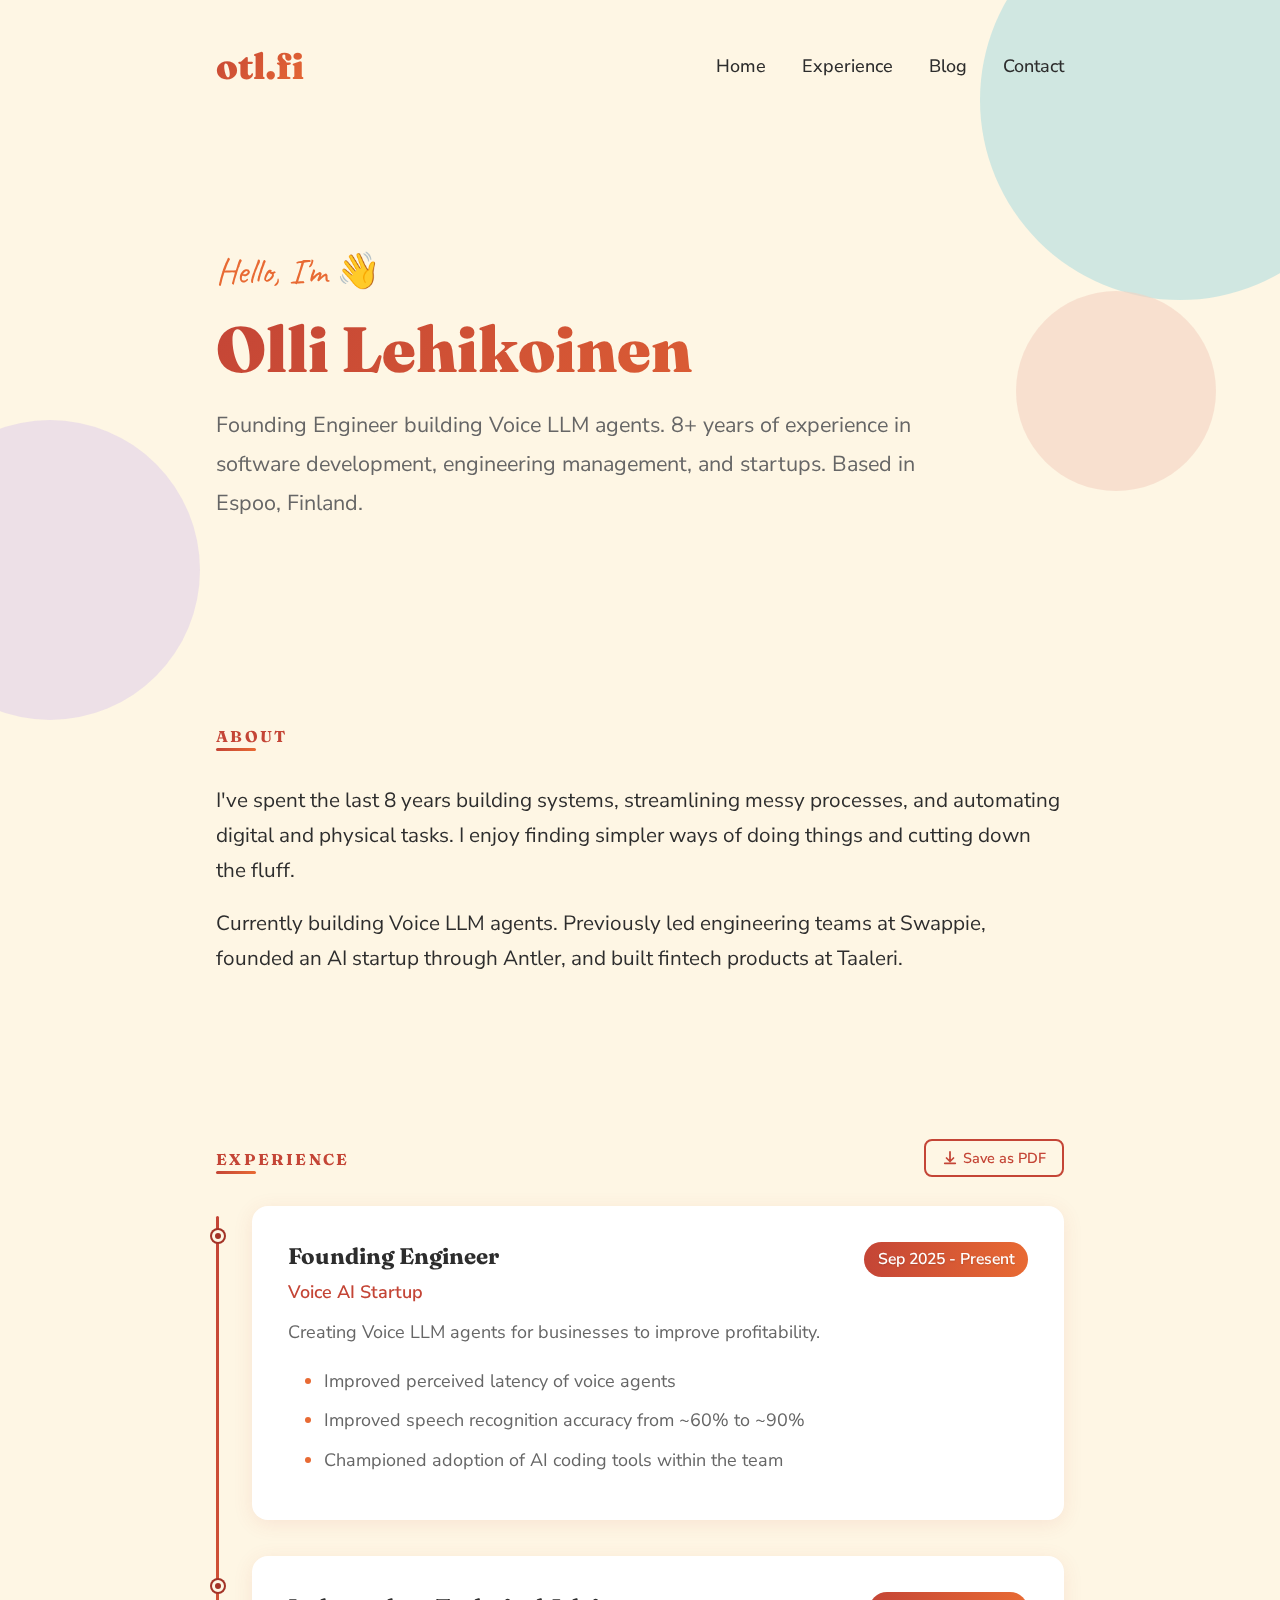
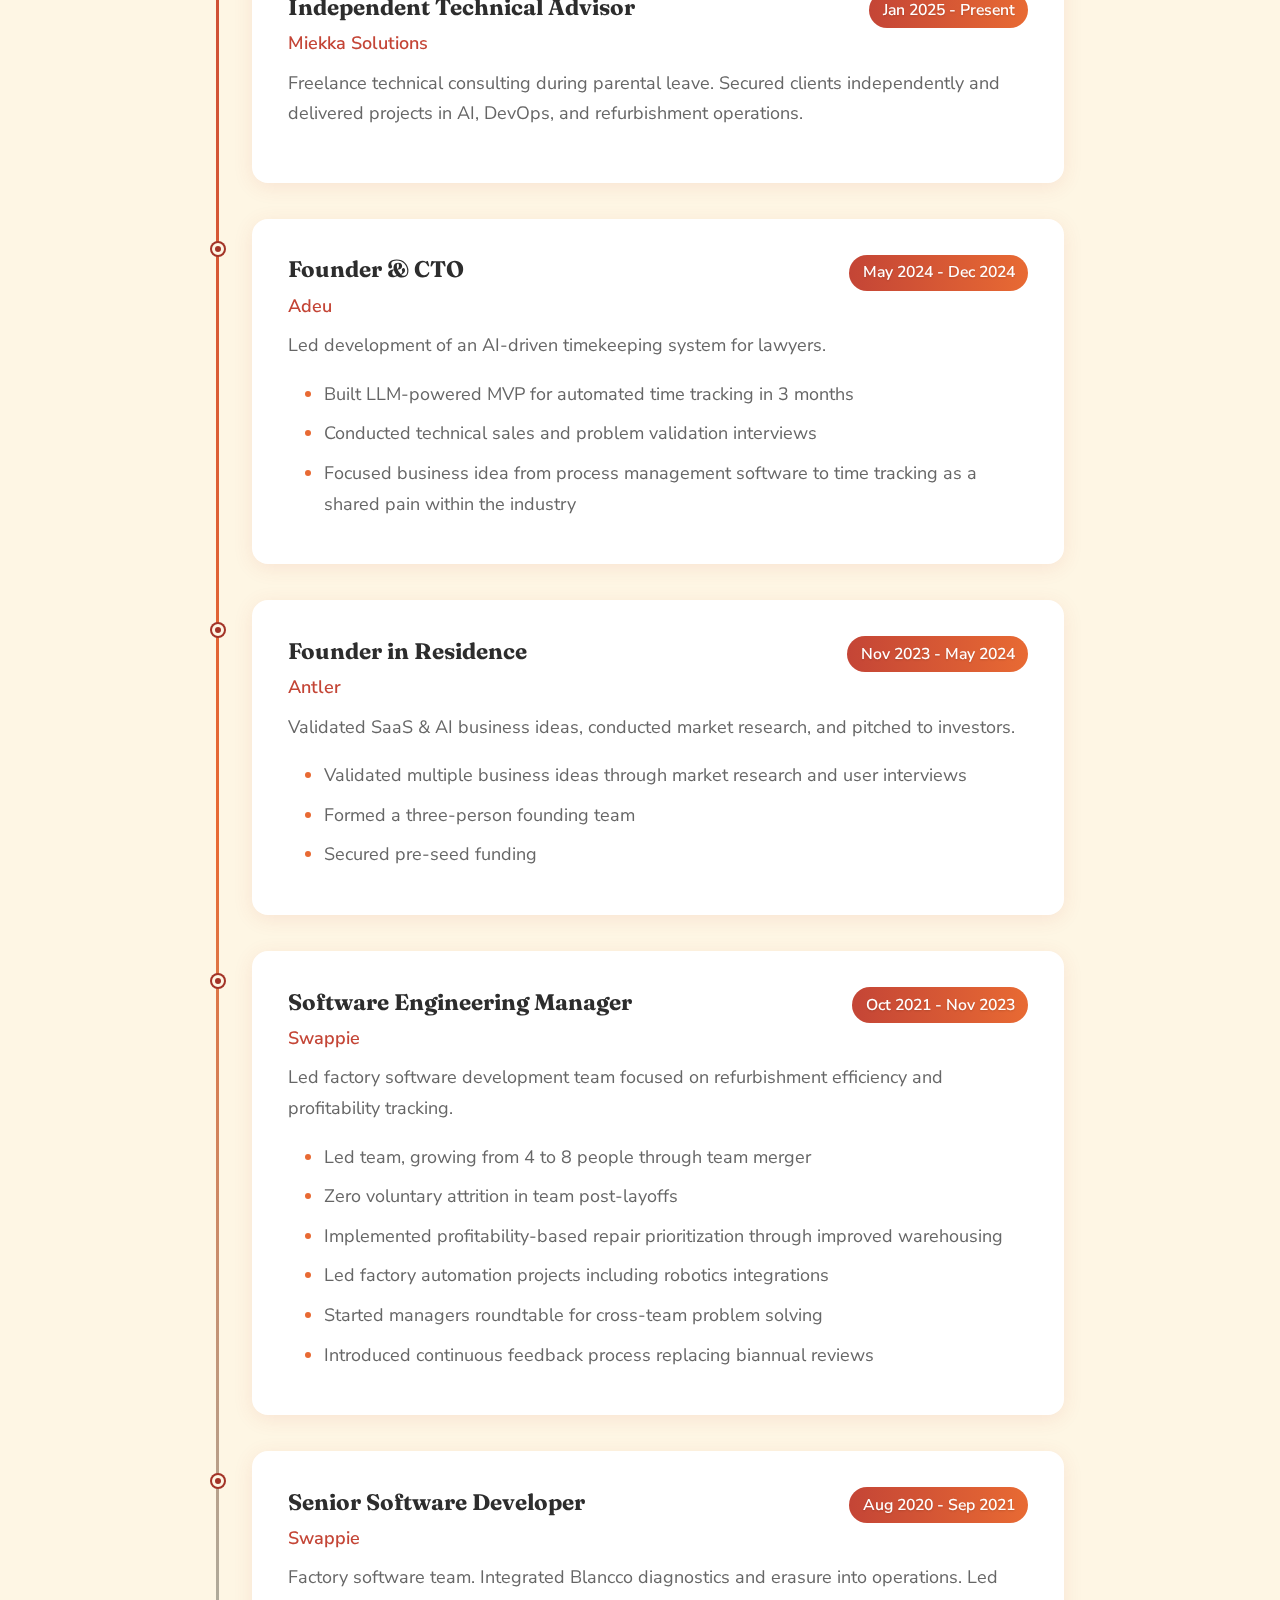
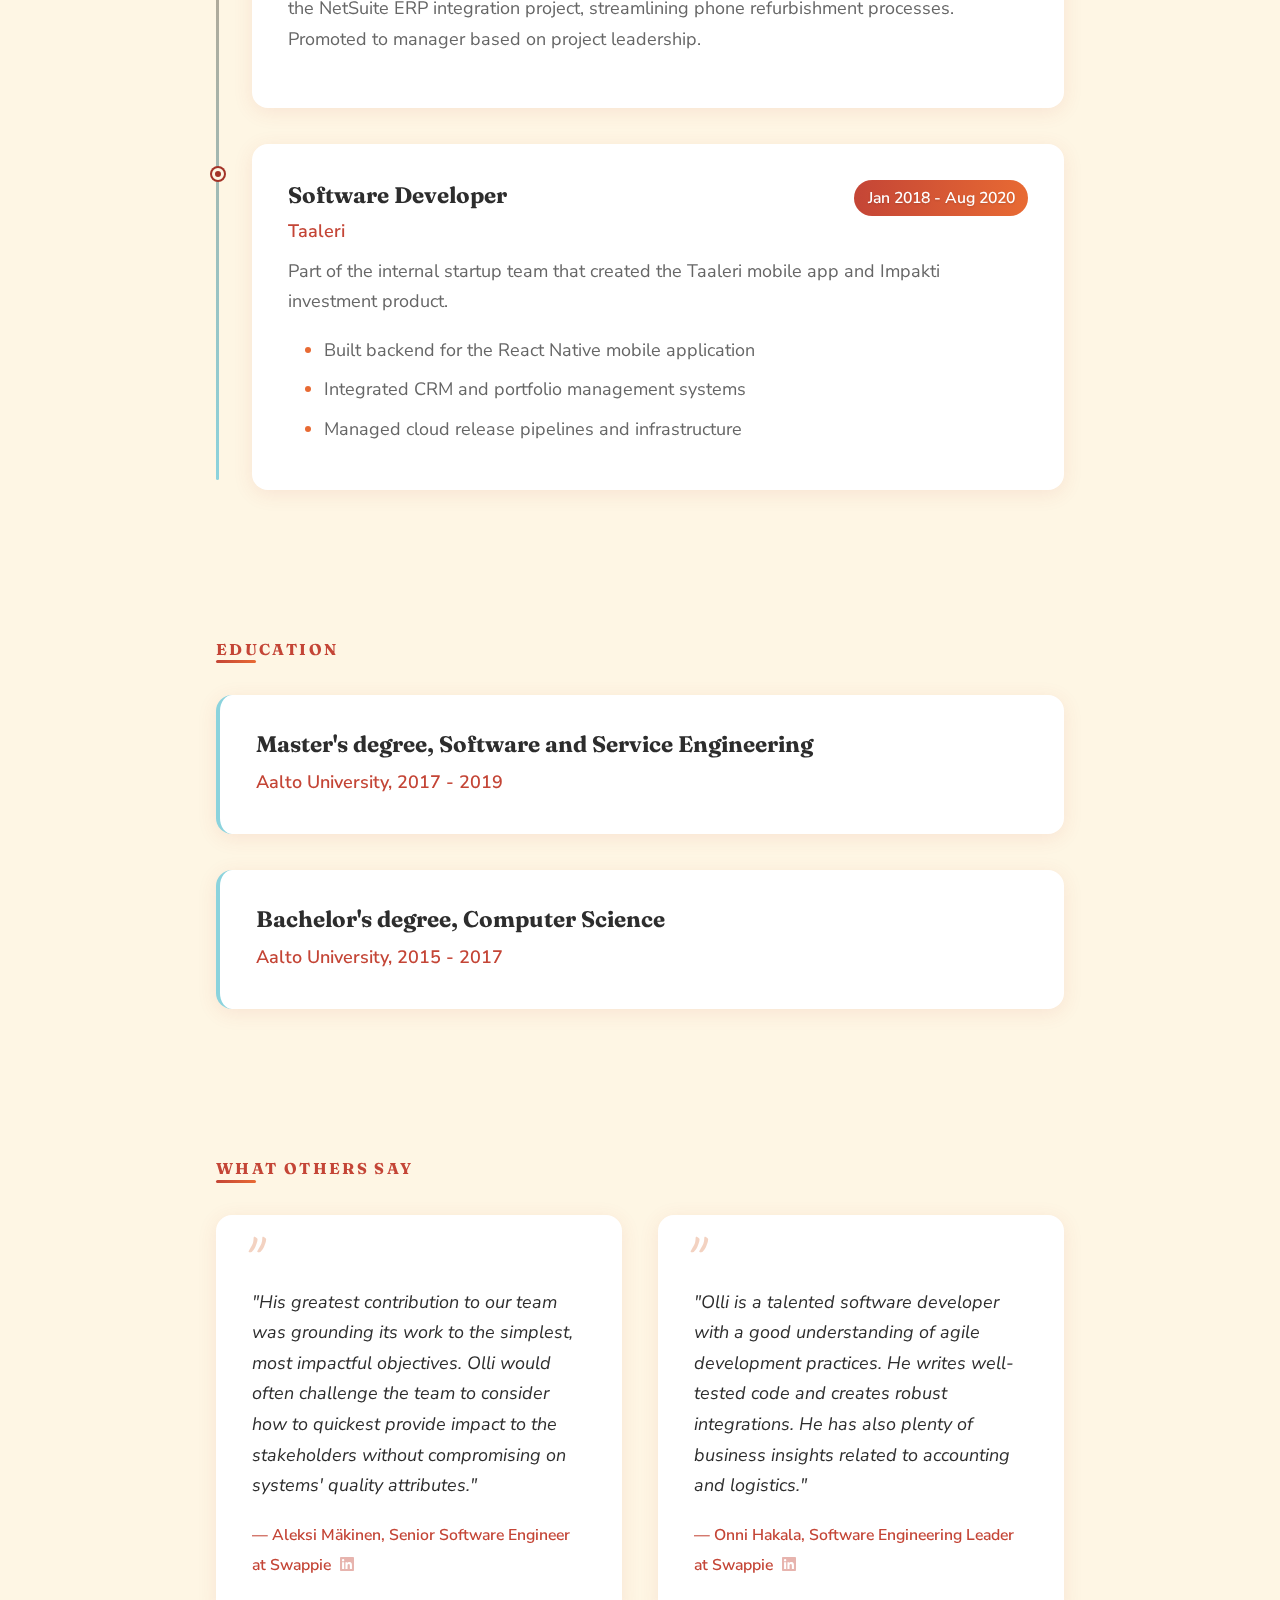
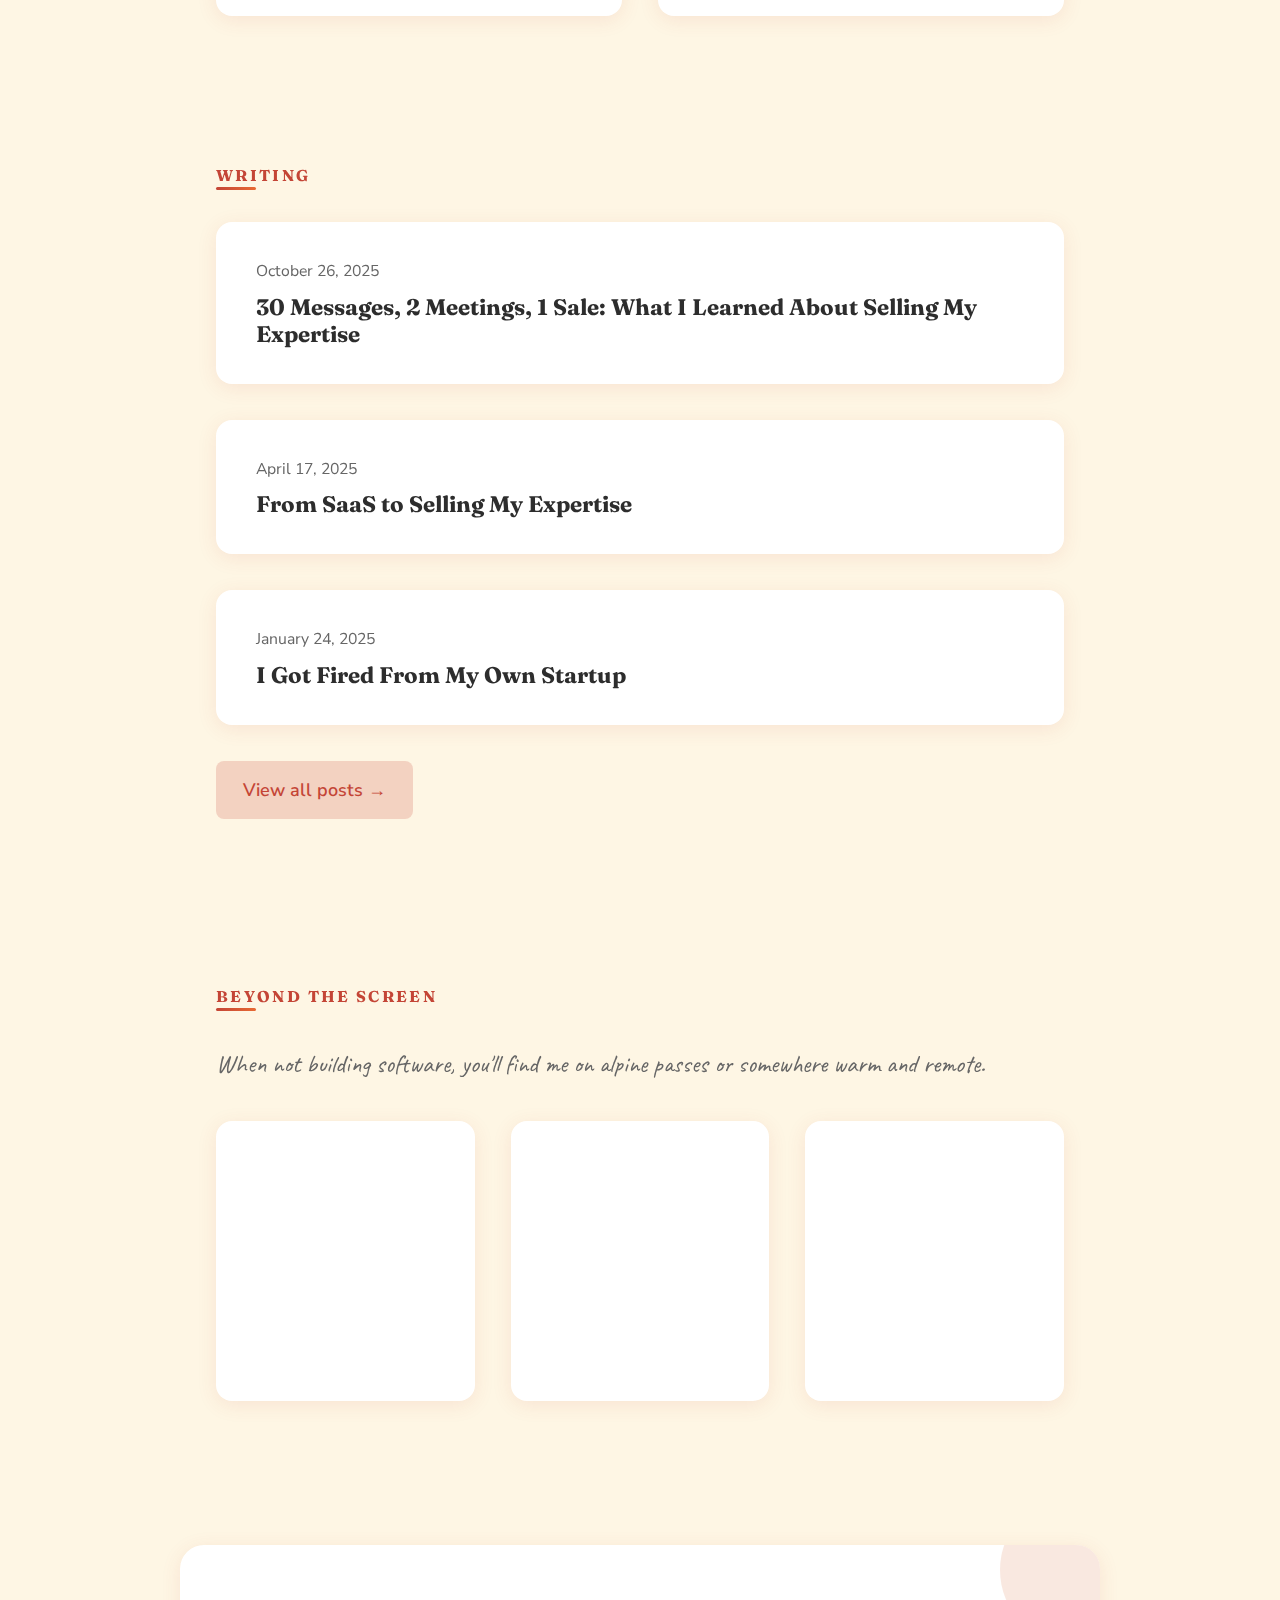
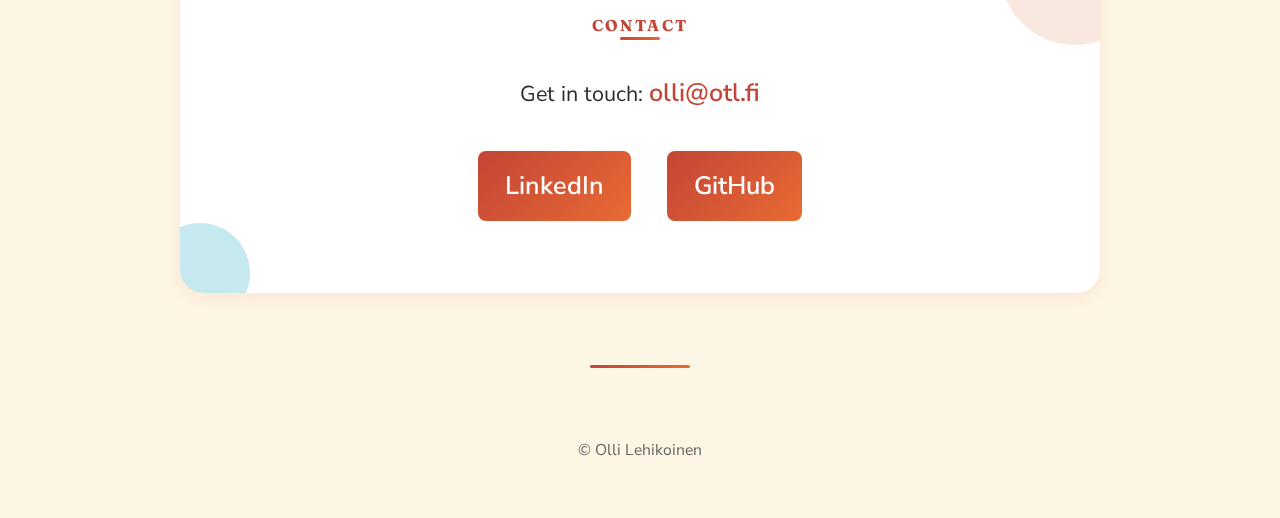
<file: index.html>
<!DOCTYPE html>
<html lang="en">
<head>
  <meta charset="UTF-8">
  <meta name="viewport" content="width=device-width, initial-scale=1.0">
  <title>Olli Lehikoinen - Founding Engineer & Software Developer</title>
  <meta name="description" content="Founding Engineer building LLM agents. 8+ years experience in software development, engineering management, and startup founding.">
  <meta property="og:title" content="Olli Lehikoinen - Founding Engineer & Software Developer">
  <meta property="og:description" content="Founding Engineer building LLM agents. 8+ years experience in software development, engineering management, and startup founding.">
  <meta property="og:type" content="website">
  <meta property="og:url" content="https://otl.fi/">
  <meta property="og:site_name" content="Olli Lehikoinen">
  <meta property="og:image" content="https://otl.fi/assets/og-image.png">
  <meta name="twitter:card" content="summary_large_image">
  <meta name="twitter:title" content="Olli Lehikoinen - Founding Engineer & Software Developer">
  <meta name="twitter:description" content="Founding Engineer building LLM agents. 8+ years experience in software development, engineering management, and startup founding.">
  <meta name="twitter:image" content="https://otl.fi/assets/og-image.png">
  <link rel="preconnect" href="https://fonts.googleapis.com">
  <link rel="preconnect" href="https://fonts.gstatic.com" crossorigin>
  <link href="https://fonts.googleapis.com/css2?family=Caveat:wght@400;700&family=Fraunces:opsz,wght@9..144,400;9..144,700;9..144,900&family=Nunito+Sans:wght@400;500;600;700&display=swap" rel="stylesheet">
  <link rel="icon" type="image/x-icon" href="/favicon.ico">
  <link rel="icon" type="image/png" sizes="32x32" href="/assets/favicon-32.png">
  <link rel="icon" type="image/png" sizes="16x16" href="/assets/favicon-16.png">
  <link rel="apple-touch-icon" sizes="180x180" href="/apple-touch-icon.png">
  <link rel="stylesheet" href="/css/style.css">
  <script src="/js/includes.js"></script>
</head>
<body>
  <div data-include="/includes/header.html"></div>

  <main>
    <section class="hero has-hero-bg">
      <div class="container">
        <span class="greeting">Hello, I'm <span class="wave">👋</span></span>
        <h1>Olli Lehikoinen</h1>
        <p class="subtitle">Founding Engineer building Voice LLM agents. 8+ years of experience in software development, engineering management, and startups. Based in Espoo, Finland.</p>
      </div>
    </section>

    <section id="about" class="about">
      <div class="container">
        <h2 class="section-title">About</h2>
        <p>I've spent the last 8 years building systems, streamlining messy processes, and automating digital and physical tasks. I enjoy finding simpler ways of doing things and cutting down the fluff.</p>
        <p>Currently building Voice LLM agents. Previously led engineering teams at Swappie, founded an AI startup through Antler, and built fintech products at Taaleri.</p>
      </div>
    </section>

    <section id="experience">
      <div class="container">
        <div class="experience-heading">
          <h2 class="section-title">Experience</h2>
          <button class="cv-download-btn" onclick="window.print()">
            <svg width="14" height="14" viewBox="0 0 16 16" fill="none" stroke="currentColor" stroke-width="2" stroke-linecap="round" stroke-linejoin="round" aria-hidden="true"><path d="M8 1v10M4 8l4 4 4-4M2 14h12"/></svg>
            Save as PDF
          </button>
        </div>
        <div class="experience-list">

          <div class="experience-item">
            <div class="experience-header">
              <h3>Founding Engineer</h3>
              <span class="experience-date">Sep 2025 - Present</span>
            </div>
            <p class="experience-company">Voice AI Startup</p>
            <p>Creating Voice LLM agents for businesses to improve profitability.</p>
            <ul>
              <li>Improved perceived latency of voice agents</li>
              <li>Improved speech recognition accuracy from ~60% to ~90%</li>
              <li>Championed adoption of AI coding tools within the team</li>
            </ul>
          </div>

          <div class="experience-item">
            <div class="experience-header">
              <h3>Independent Technical Advisor</h3>
              <span class="experience-date">Jan 2025 - Present</span>
            </div>
            <p class="experience-company">Miekka Solutions</p>
            <p>Freelance technical consulting during parental leave. Secured clients independently and delivered projects in AI, DevOps, and refurbishment operations.</p>
          </div>

          <div class="experience-item">
            <div class="experience-header">
              <h3>Founder & CTO</h3>
              <span class="experience-date">May 2024 - Dec 2024</span>
            </div>
            <p class="experience-company">Adeu</p>
            <p>Led development of an AI-driven timekeeping system for lawyers.</p>
            <ul>
              <li>Built LLM-powered MVP for automated time tracking in 3 months</li>
              <li>Conducted technical sales and problem validation interviews</li>
              <li>Focused business idea from process management software to time tracking as a shared pain within the industry</li>
            </ul>
          </div>

          <div class="experience-item">
            <div class="experience-header">
              <h3>Founder in Residence</h3>
              <span class="experience-date">Nov 2023 - May 2024</span>
            </div>
            <p class="experience-company">Antler</p>
            <p>Validated SaaS & AI business ideas, conducted market research, and pitched to investors.</p>
            <ul>
              <li>Validated multiple business ideas through market research and user interviews</li>
              <li>Formed a three-person founding team</li>
              <li>Secured pre-seed funding</li>
            </ul>
          </div>

          <div class="experience-item">
            <div class="experience-header">
              <h3>Software Engineering Manager</h3>
              <span class="experience-date">Oct 2021 - Nov 2023</span>
            </div>
            <p class="experience-company">Swappie</p>
            <p>Led factory software development team focused on refurbishment efficiency and profitability tracking.</p>
            <ul>
              <li>Led team, growing from 4 to 8 people through team merger</li>
              <li>Zero voluntary attrition in team post-layoffs</li>
              <li>Implemented profitability-based repair prioritization through improved warehousing</li>
              <li>Led factory automation projects including robotics integrations</li>
              <li>Started managers roundtable for cross-team problem solving</li>
              <li>Introduced continuous feedback process replacing biannual reviews</li>
            </ul>
          </div>

          <div class="experience-item">
            <div class="experience-header">
              <h3>Senior Software Developer</h3>
              <span class="experience-date">Aug 2020 - Sep 2021</span>
            </div>
            <p class="experience-company">Swappie</p>
            <p>Factory software team. Integrated Blancco diagnostics and erasure into operations. Led the NetSuite ERP integration project, streamlining phone refurbishment processes. Promoted to manager based on project leadership.</p>
          </div>

          <div class="experience-item">
            <div class="experience-header">
              <h3>Software Developer</h3>
              <span class="experience-date">Jan 2018 - Aug 2020</span>
            </div>
            <p class="experience-company">Taaleri</p>
            <p>Part of the internal startup team that created the Taaleri mobile app and Impakti investment product.</p>
            <ul>
              <li>Built backend for the React Native mobile application</li>
              <li>Integrated CRM and portfolio management systems</li>
              <li>Managed cloud release pipelines and infrastructure</li>
            </ul>
          </div>

        </div>
      </div>
    </section>

    <section id="education">
      <div class="container">
        <h2 class="section-title">Education</h2>
        <div class="education-list">
          <div class="education-item">
            <h3>Master's degree, Software and Service Engineering</h3>
            <p class="experience-company">Aalto University, 2017 - 2019</p>
          </div>
          <div class="education-item">
            <h3>Bachelor's degree, Computer Science</h3>
            <p class="experience-company">Aalto University, 2015 - 2017</p>
          </div>
        </div>
      </div>
    </section>

    <section>
      <div class="container">
        <h2 class="section-title">What Others Say</h2>
        <div class="testimonials">
          <div class="testimonial">
            <blockquote>"His greatest contribution to our team was grounding its work to the simplest, most impactful objectives. Olli would often challenge the team to consider how to quickest provide impact to the stakeholders without compromising on systems' quality attributes."</blockquote>
            <cite>— Aleksi Mäkinen, Senior Software Engineer at Swappie <a href="https://www.linkedin.com/in/aleksim%C3%A4kinen/" target="_blank" rel="noopener" class="linkedin-link" aria-label="View Aleksi on LinkedIn"><svg width="14" height="14" viewBox="0 0 24 24" fill="currentColor"><path d="M20.447 20.452h-3.554v-5.569c0-1.328-.027-3.037-1.852-3.037-1.853 0-2.136 1.445-2.136 2.939v5.667H9.351V9h3.414v1.561h.046c.477-.9 1.637-1.85 3.37-1.85 3.601 0 4.267 2.37 4.267 5.455v6.286zM5.337 7.433a2.062 2.062 0 01-2.063-2.065 2.064 2.064 0 112.063 2.065zm1.782 13.019H3.555V9h3.564v11.452zM22.225 0H1.771C.792 0 0 .774 0 1.729v20.542C0 23.227.792 24 1.771 24h20.451C23.2 24 24 23.227 24 22.271V1.729C24 .774 23.2 0 22.222 0h.003z"/></svg></a></cite>
          </div>
          <div class="testimonial">
            <blockquote>"Olli is a talented software developer with a good understanding of agile development practices. He writes well-tested code and creates robust integrations. He has also plenty of business insights related to accounting and logistics."</blockquote>
            <cite>— Onni Hakala, Software Engineering Leader at Swappie <a href="https://www.linkedin.com/in/onnimonni/" target="_blank" rel="noopener" class="linkedin-link" aria-label="View Onni on LinkedIn"><svg width="14" height="14" viewBox="0 0 24 24" fill="currentColor"><path d="M20.447 20.452h-3.554v-5.569c0-1.328-.027-3.037-1.852-3.037-1.853 0-2.136 1.445-2.136 2.939v5.667H9.351V9h3.414v1.561h.046c.477-.9 1.637-1.85 3.37-1.85 3.601 0 4.267 2.37 4.267 5.455v6.286zM5.337 7.433a2.062 2.062 0 01-2.063-2.065 2.064 2.064 0 112.063 2.065zm1.782 13.019H3.555V9h3.564v11.452zM22.225 0H1.771C.792 0 0 .774 0 1.729v20.542C0 23.227.792 24 1.771 24h20.451C23.2 24 24 23.227 24 22.271V1.729C24 .774 23.2 0 22.222 0h.003z"/></svg></a></cite>
          </div>
        </div>
      </div>
    </section>

    <section>
      <div class="container">
        <h2 class="section-title">Writing</h2>
        <div class="blog-list">
          <article class="blog-item">
            <p class="blog-meta">October 26, 2025</p>
            <h3><a href="/blog/30-messages-2-meetings-1-sale.html">30 Messages, 2 Meetings, 1 Sale: What I Learned About Selling My Expertise</a></h3>
          </article>
          <article class="blog-item">
            <p class="blog-meta">April 17, 2025</p>
            <h3><a href="/blog/from-saas-to-selling-my-expertise.html">From SaaS to Selling My Expertise</a></h3>
          </article>
          <article class="blog-item">
            <p class="blog-meta">January 24, 2025</p>
            <h3><a href="/blog/i-got-fired-from-my-own-startup.html">I Got Fired From My Own Startup</a></h3>
          </article>
        </div>
        <p style="margin-top: var(--spacing-md);"><a href="/blog/" class="view-all-link">View all posts →</a></p>
      </div>
    </section>

    <section id="beyond" class="beyond-screen">
      <div class="container">
        <h2 class="section-title">Beyond the Screen</h2>
        <p class="beyond-intro">When not building software, you'll find me on alpine passes or somewhere warm and remote.</p>
        <div class="photo-grid">
          <figure class="photo-card">
            <img src="/assets/photos/alps-ducati-wide.jpg" alt="Red Ducati Monster motorcycle parked on a mountain pass with panoramic Alps views" loading="lazy" width="800" height="450">
            <figcaption>French Alps</figcaption>
          </figure>
          <figure class="photo-card">
            <img src="/assets/photos/seychelles-beach.jpg" alt="White sand path between granite boulders and palm trees in Seychelles" loading="lazy" width="600" height="800">
            <figcaption>Seychelles</figcaption>
          </figure>
          <figure class="photo-card">
            <img src="/assets/photos/finland-forest.jpg" alt="Panoramic view of Finnish archipelago with pine forests and lake" loading="lazy" width="800" height="350">
            <figcaption>Finnish archipelago</figcaption>
          </figure>
        </div>
      </div>
    </section>

    <section id="contact">
      <div class="container">
        <h2 class="section-title">Contact</h2>
        <div class="contact-info">
          <p>Get in touch: <a href="mailto:olli@otl.fi">olli@otl.fi</a></p>
          <div class="social-links">
            <a href="https://www.linkedin.com/in/olli-lehikoinen/" target="_blank" rel="noopener">LinkedIn</a>
            <a href="https://github.com/OlliTapio" target="_blank" rel="noopener">GitHub</a>
          </div>
        </div>
        <img src="/assets/olli-peek.png" alt="" class="peek-character" aria-hidden="true">
      </div>
    </section>
  </main>

  <div data-include="/includes/footer.html"></div>
</body>
</html>
</file>
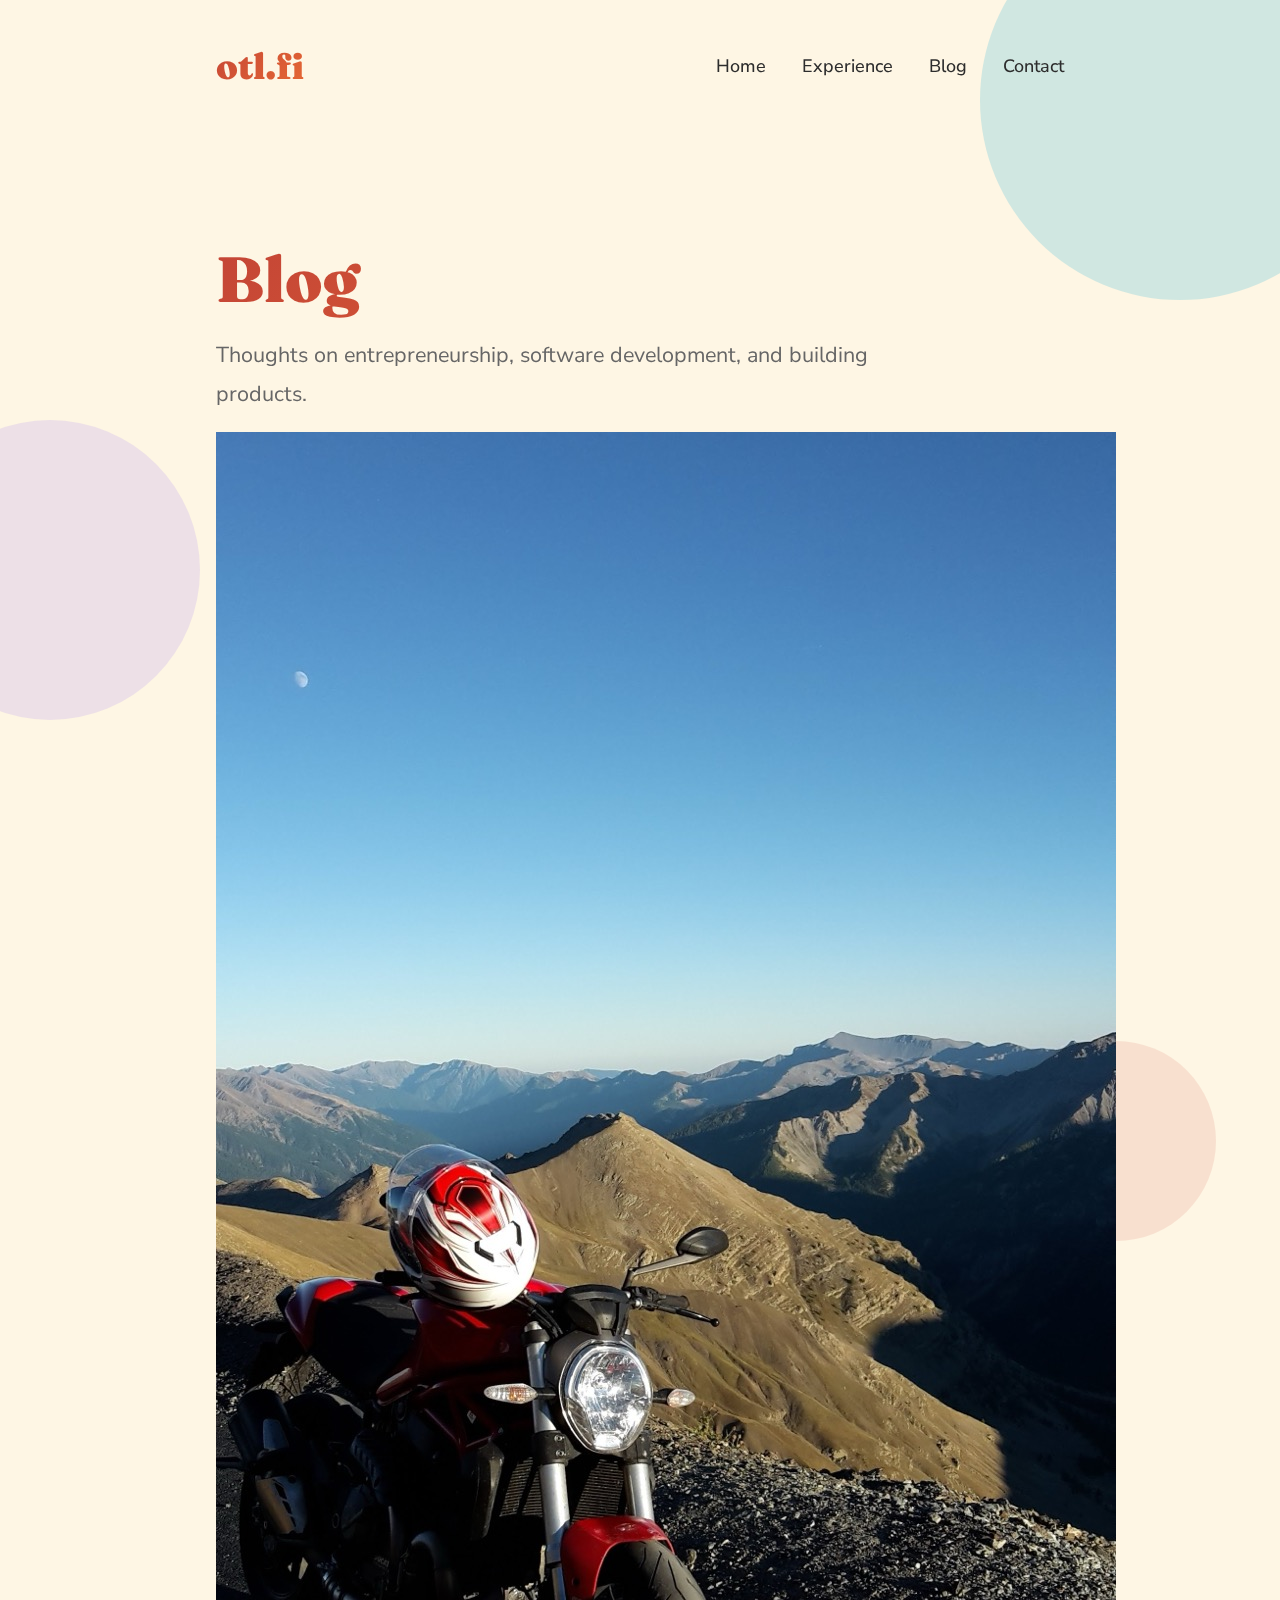
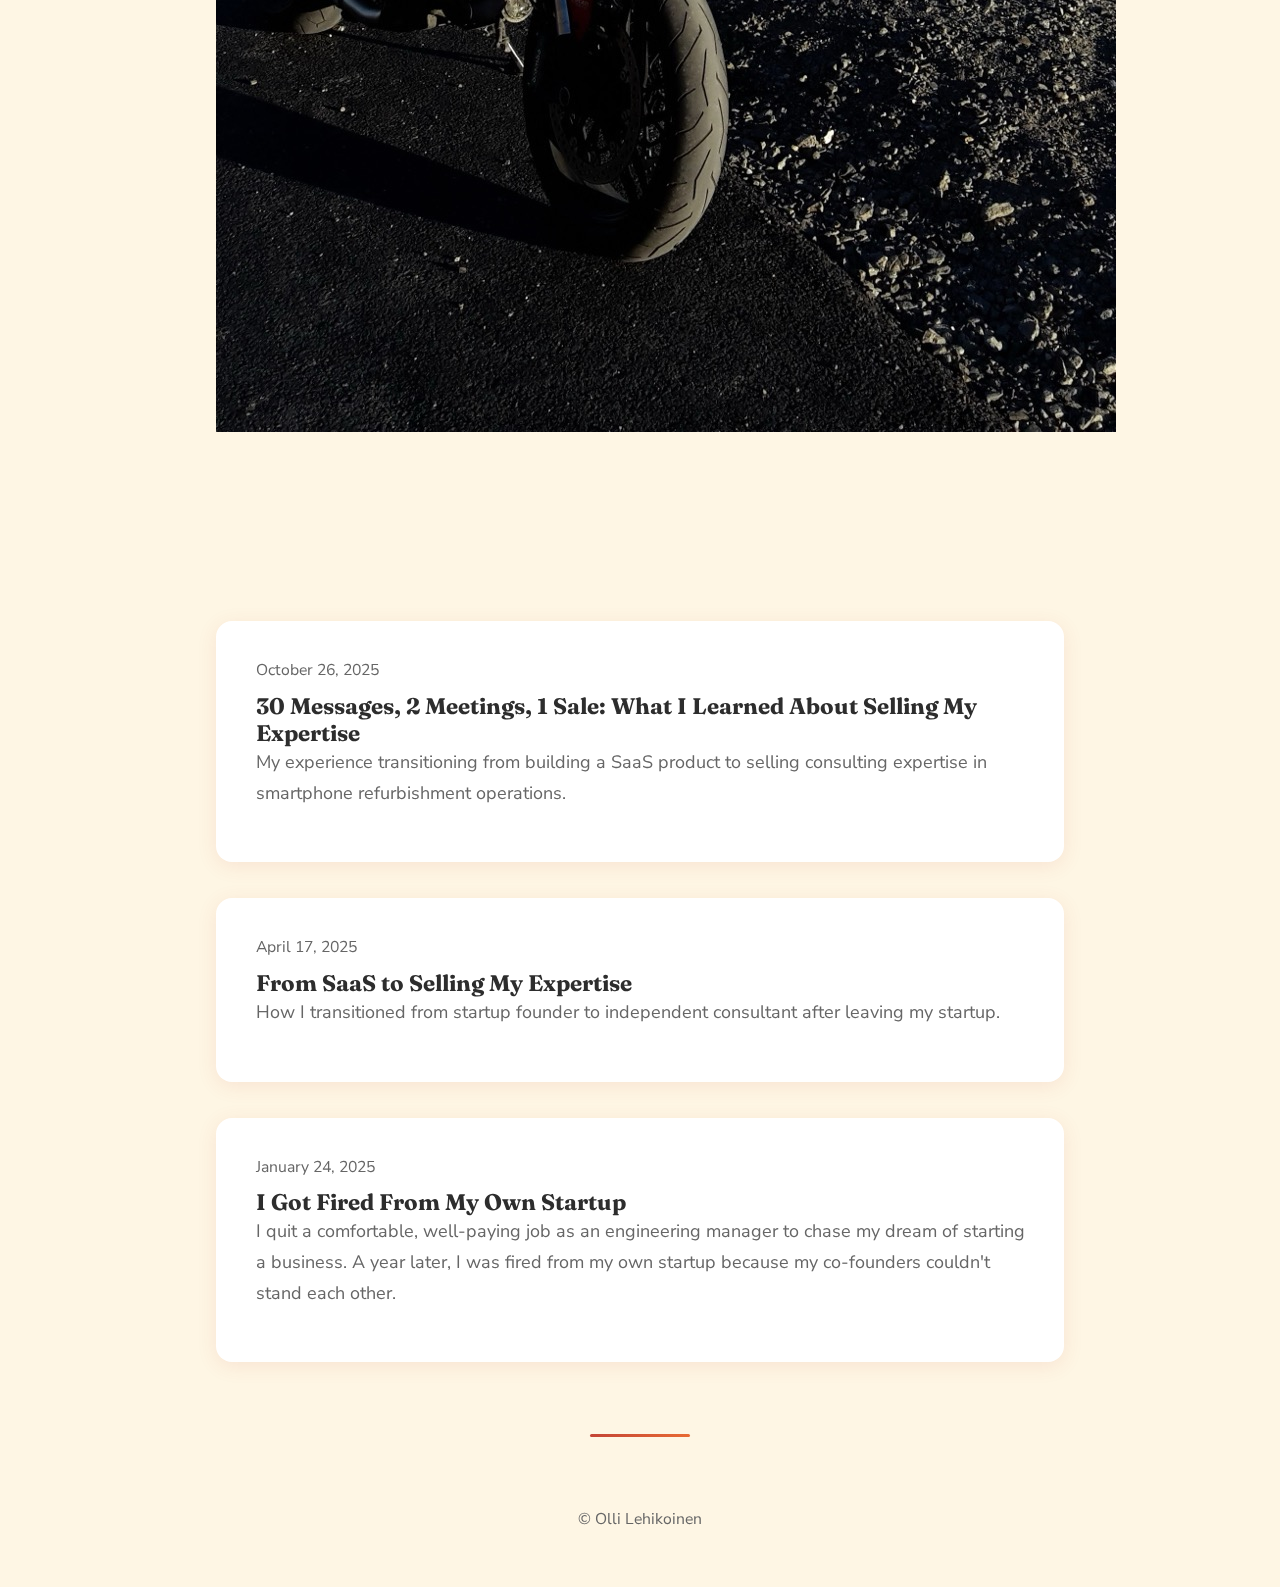
<file: blog/index.html>
<!DOCTYPE html>
<html lang="en">
<head>
  <meta charset="UTF-8">
  <meta name="viewport" content="width=device-width, initial-scale=1.0">
  <title>Blog - Olli Lehikoinen</title>
  <meta name="description" content="Thoughts on entrepreneurship, software development, and building products.">
  <meta property="og:title" content="Blog - Olli Lehikoinen">
  <meta property="og:description" content="Thoughts on entrepreneurship, software development, and building products.">
  <meta property="og:type" content="website">
  <meta property="og:url" content="https://otl.fi/blog/">
  <meta property="og:site_name" content="Olli Lehikoinen">
  <meta property="og:image" content="https://otl.fi/assets/og-image.png">
  <meta name="twitter:card" content="summary_large_image">
  <meta name="twitter:title" content="Blog - Olli Lehikoinen">
  <meta name="twitter:description" content="Thoughts on entrepreneurship, software development, and building products.">
  <meta name="twitter:image" content="https://otl.fi/assets/og-image.png">
  <link rel="icon" type="image/x-icon" href="/favicon.ico">
  <link rel="icon" type="image/png" sizes="32x32" href="/assets/favicon-32.png">
  <link rel="icon" type="image/png" sizes="16x16" href="/assets/favicon-16.png">
  <link rel="apple-touch-icon" sizes="180x180" href="/apple-touch-icon.png">
  <link rel="preconnect" href="https://fonts.googleapis.com">
  <link rel="preconnect" href="https://fonts.gstatic.com" crossorigin>
  <link href="https://fonts.googleapis.com/css2?family=Caveat:wght@400;700&family=Fraunces:opsz,wght@9..144,400;9..144,700;9..144,900&family=Nunito+Sans:wght@400;500;600;700&display=swap" rel="stylesheet">
  <link rel="stylesheet" href="/css/style.css">
  <script src="/js/includes.js"></script>
</head>
<body>
  <div data-include="/includes/header.html"></div>

  <main>
    <section class="hero">
      <div class="container writing-layout">
        <div class="writing-content">
          <h1>Blog</h1>
          <p class="subtitle">Thoughts on entrepreneurship, software development, and building products.</p>
        </div>
        <img src="/assets/photos/alps-ducati-moon.jpg" alt="Ducati Monster motorcycle on a mountain pass at dusk with moon" class="writing-photo" loading="lazy" width="900" height="1600">
      </div>
    </section>

    <section>
      <div class="container">
        <div class="blog-list">
          <article class="blog-item">
            <p class="blog-meta">October 26, 2025</p>
            <h3><a href="/blog/30-messages-2-meetings-1-sale.html">30 Messages, 2 Meetings, 1 Sale: What I Learned About Selling My Expertise</a></h3>
            <p class="blog-excerpt">My experience transitioning from building a SaaS product to selling consulting expertise in smartphone refurbishment operations.</p>
          </article>
          <article class="blog-item">
            <p class="blog-meta">April 17, 2025</p>
            <h3><a href="/blog/from-saas-to-selling-my-expertise.html">From SaaS to Selling My Expertise</a></h3>
            <p class="blog-excerpt">How I transitioned from startup founder to independent consultant after leaving my startup.</p>
          </article>
          <article class="blog-item">
            <p class="blog-meta">January 24, 2025</p>
            <h3><a href="/blog/i-got-fired-from-my-own-startup.html">I Got Fired From My Own Startup</a></h3>
            <p class="blog-excerpt">I quit a comfortable, well-paying job as an engineering manager to chase my dream of starting a business. A year later, I was fired from my own startup because my co-founders couldn't stand each other.</p>
          </article>
        </div>
      </div>
    </section>
  </main>

  <div data-include="/includes/footer.html"></div>
</body>
</html>
</file>
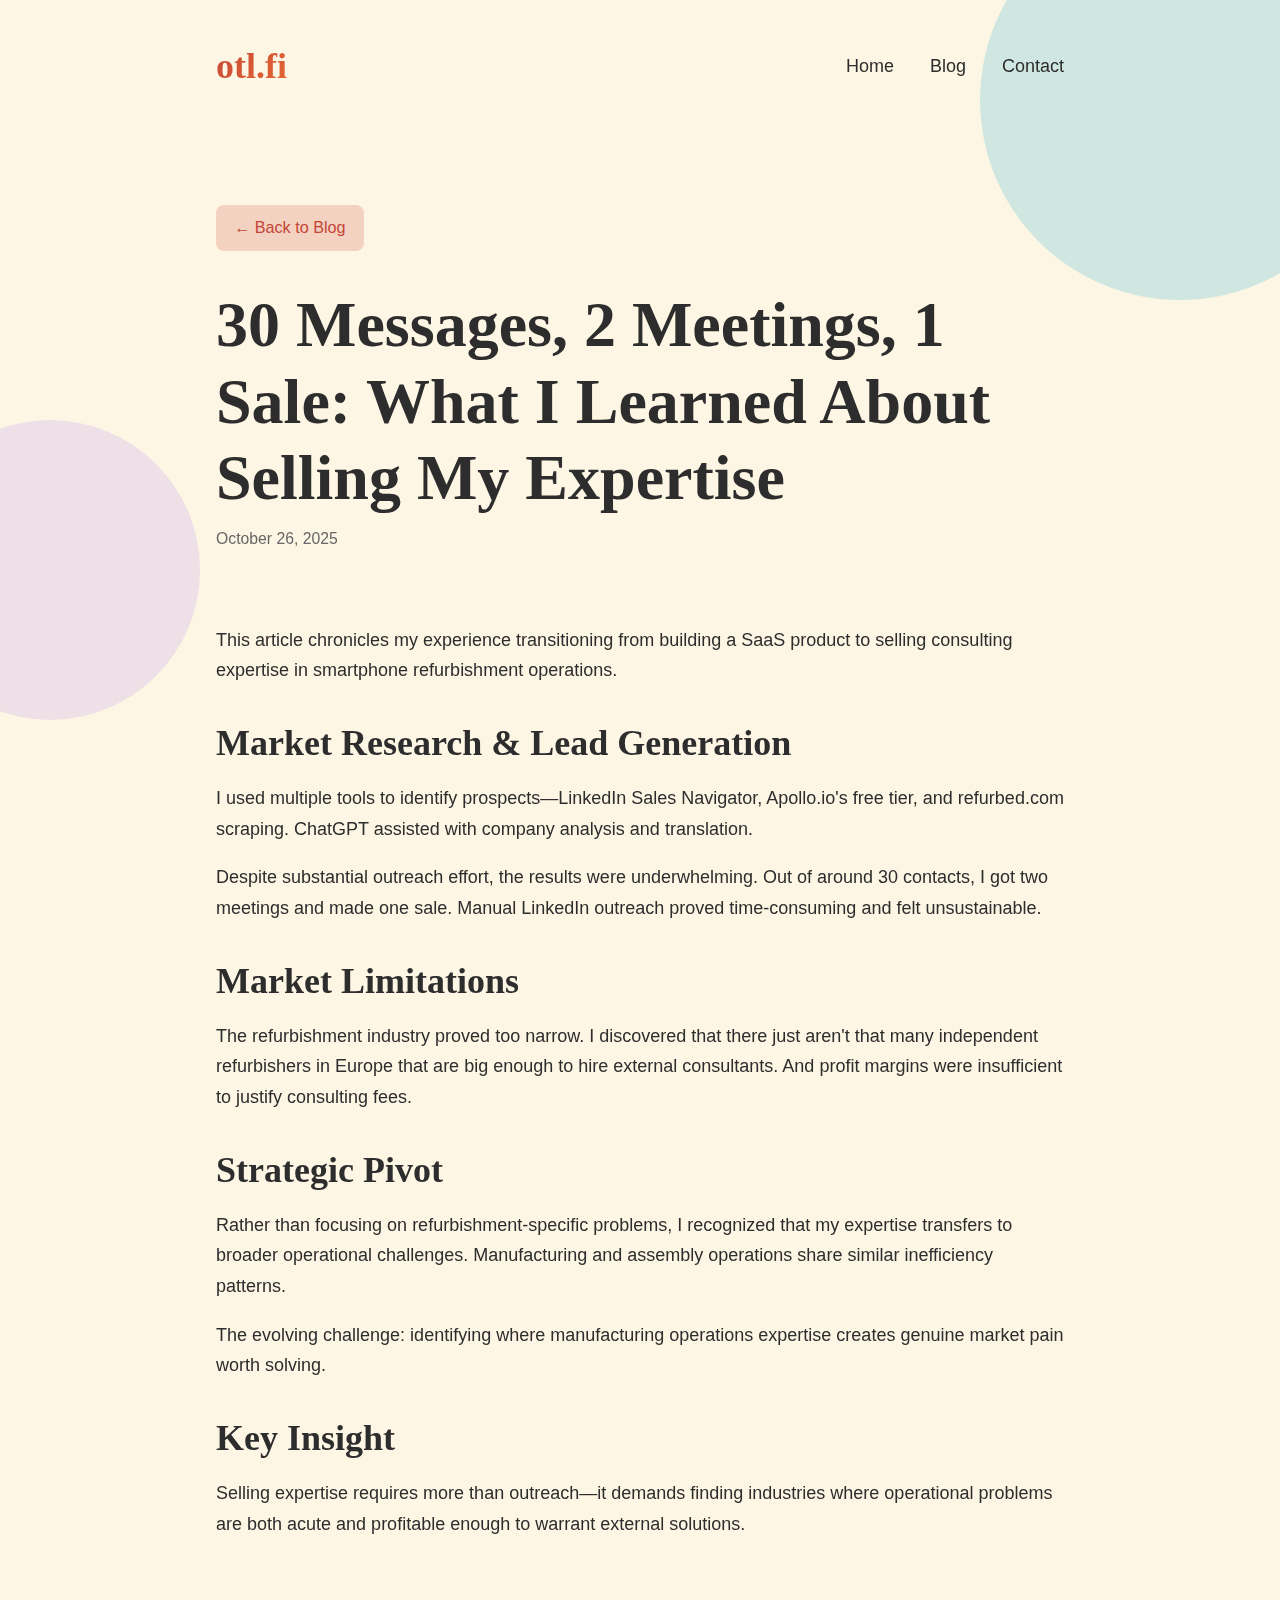
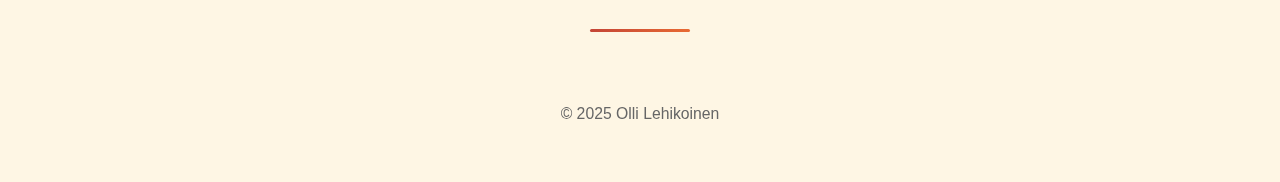
<file: blog/30-messages-2-meetings-1-sale.html>
<!DOCTYPE html>
<html lang="en">
<head>
  <meta charset="UTF-8">
  <meta name="viewport" content="width=device-width, initial-scale=1.0">
  <title>30 Messages, 2 Meetings, 1 Sale: What I Learned About Selling My Expertise - Olli Lehikoinen</title>
  <meta name="description" content="My experience transitioning from building a SaaS product to selling consulting expertise in smartphone refurbishment operations.">
  <link rel="stylesheet" href="../css/style.css">
</head>
<body>
  <header>
    <div class="container">
      <a href="/" class="logo">otl.fi</a>
      <nav>
        <a href="/">Home</a>
        <a href="/blog/">Blog</a>
        <a href="/#contact">Contact</a>
      </nav>
    </div>
  </header>

  <main>
    <article class="blog-post">
      <div class="container">
        <a href="/blog/" class="back-link">← Back to Blog</a>
        <h1>30 Messages, 2 Meetings, 1 Sale: What I Learned About Selling My Expertise</h1>
        <p class="blog-meta">October 26, 2025</p>

        <div class="content">
          <p>This article chronicles my experience transitioning from building a SaaS product to selling consulting expertise in smartphone refurbishment operations.</p>

          <h2>Market Research & Lead Generation</h2>
          <p>I used multiple tools to identify prospects—LinkedIn Sales Navigator, Apollo.io's free tier, and refurbed.com scraping. ChatGPT assisted with company analysis and translation.</p>
          <p>Despite substantial outreach effort, the results were underwhelming. Out of around 30 contacts, I got two meetings and made one sale. Manual LinkedIn outreach proved time-consuming and felt unsustainable.</p>

          <h2>Market Limitations</h2>
          <p>The refurbishment industry proved too narrow. I discovered that there just aren't that many independent refurbishers in Europe that are big enough to hire external consultants. And profit margins were insufficient to justify consulting fees.</p>

          <h2>Strategic Pivot</h2>
          <p>Rather than focusing on refurbishment-specific problems, I recognized that my expertise transfers to broader operational challenges. Manufacturing and assembly operations share similar inefficiency patterns.</p>
          <p>The evolving challenge: identifying where manufacturing operations expertise creates genuine market pain worth solving.</p>

          <h2>Key Insight</h2>
          <p>Selling expertise requires more than outreach—it demands finding industries where operational problems are both acute and profitable enough to warrant external solutions.</p>
        </div>
      </div>
    </article>
  </main>

  <footer>
    <div class="container">
      <p>&copy; 2025 Olli Lehikoinen</p>
    </div>
  </footer>
</body>
</html>
</file>
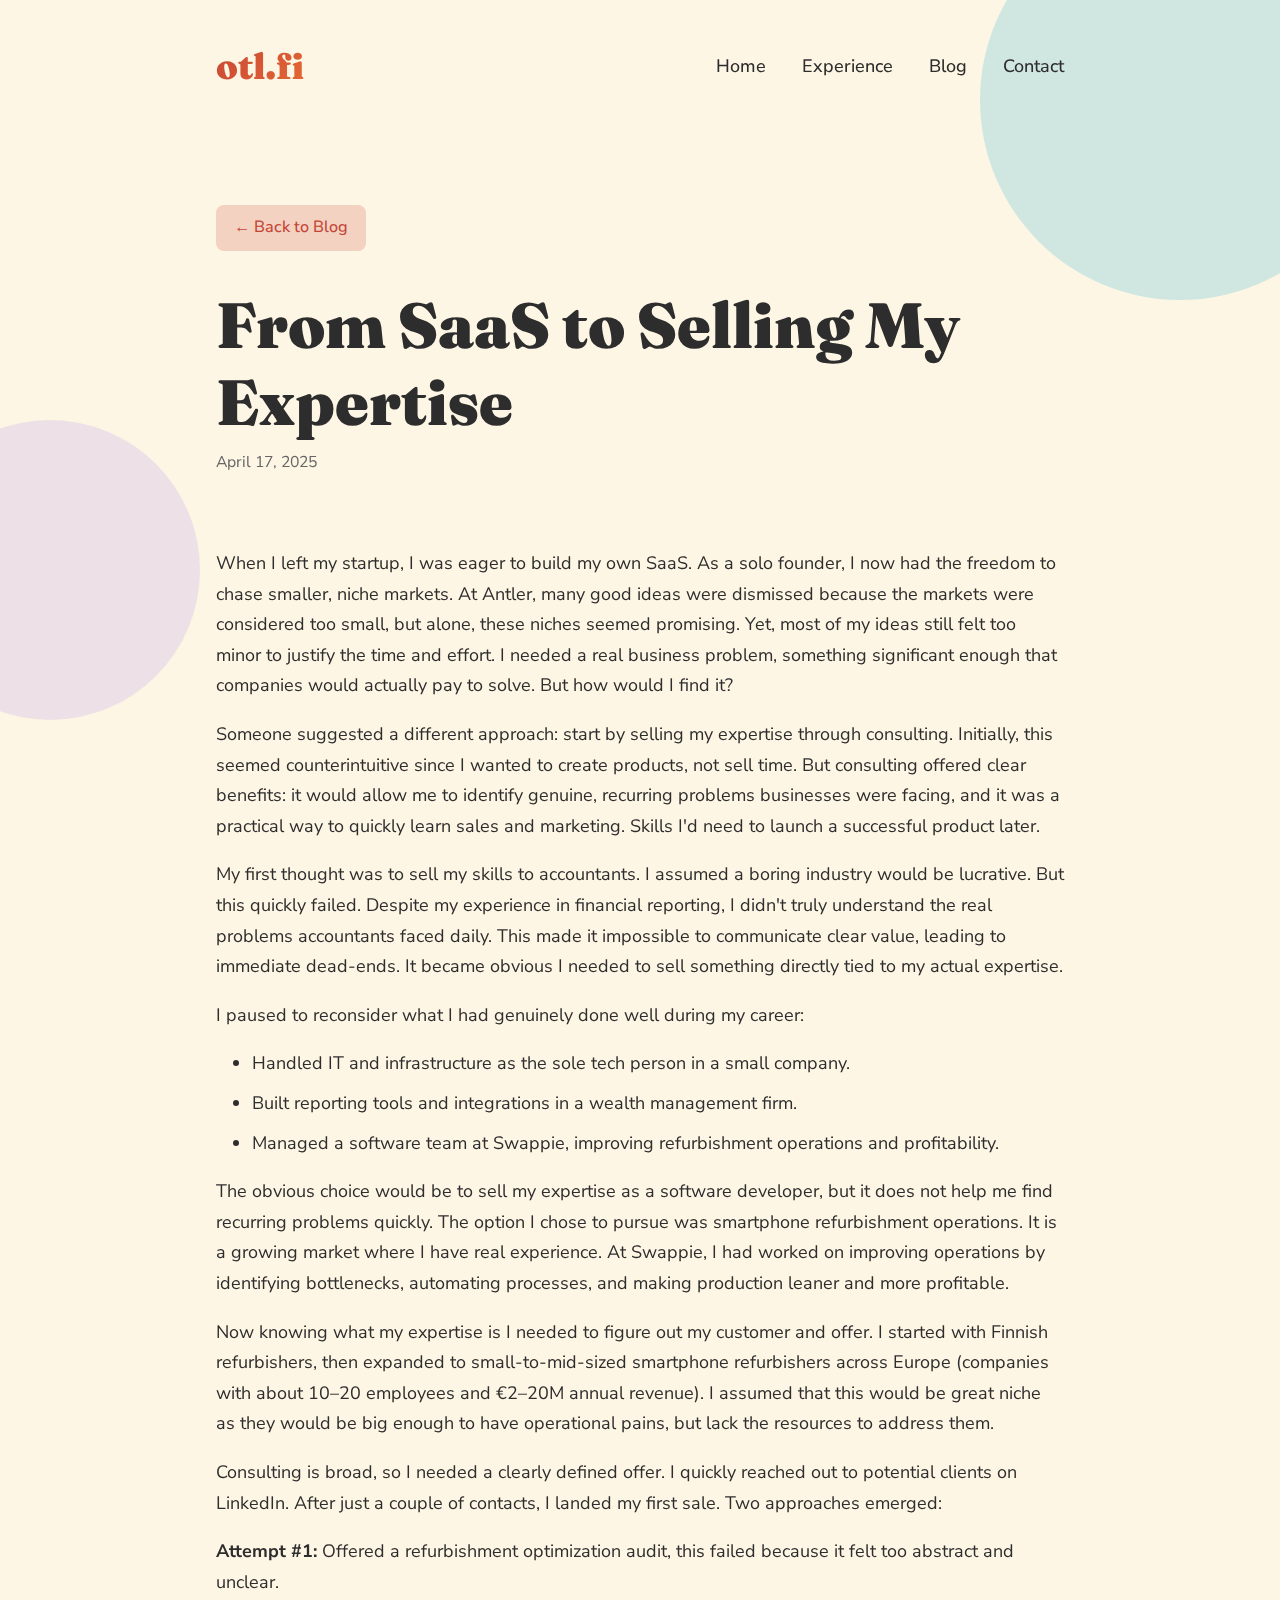
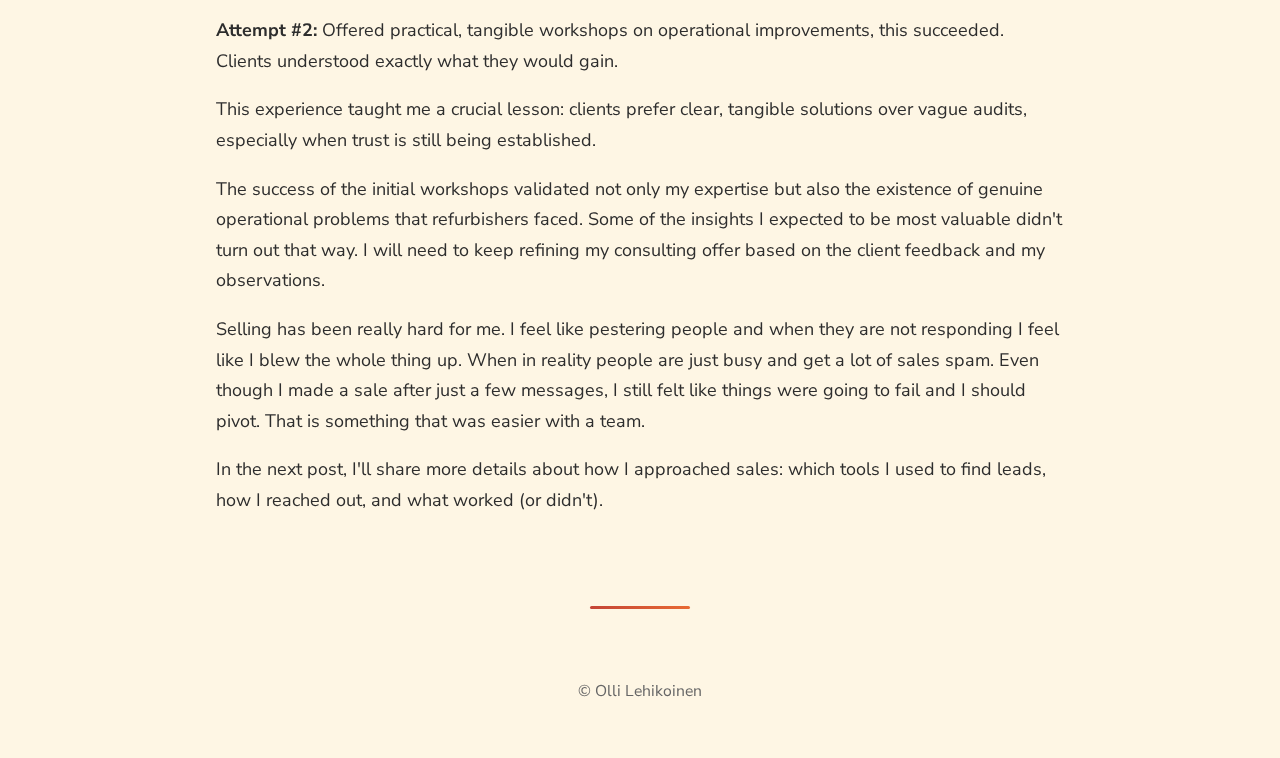
<file: blog/from-saas-to-selling-my-expertise.html>
<!DOCTYPE html>
<html lang="en">
<head>
  <meta charset="UTF-8">
  <meta name="viewport" content="width=device-width, initial-scale=1.0">
  <title>From SaaS to Selling My Expertise - Olli Lehikoinen</title>
  <meta name="description" content="How I transitioned from startup founder to independent consultant after leaving my startup.">
  <meta property="og:title" content="From SaaS to Selling My Expertise">
  <meta property="og:description" content="How I transitioned from startup founder to independent consultant after leaving my startup.">
  <meta property="og:type" content="article">
  <meta property="og:url" content="https://otl.fi/blog/from-saas-to-selling-my-expertise.html">
  <meta property="og:site_name" content="Olli Lehikoinen">
  <meta property="og:image" content="https://otl.fi/assets/og-image.png">
  <meta name="twitter:card" content="summary_large_image">
  <meta name="twitter:title" content="From SaaS to Selling My Expertise">
  <meta name="twitter:description" content="How I transitioned from startup founder to independent consultant after leaving my startup.">
  <meta name="twitter:image" content="https://otl.fi/assets/og-image.png">
  <link rel="icon" type="image/x-icon" href="/favicon.ico">
  <link rel="icon" type="image/png" sizes="32x32" href="/assets/favicon-32.png">
  <link rel="icon" type="image/png" sizes="16x16" href="/assets/favicon-16.png">
  <link rel="apple-touch-icon" sizes="180x180" href="/apple-touch-icon.png">
  <link rel="preconnect" href="https://fonts.googleapis.com">
  <link rel="preconnect" href="https://fonts.gstatic.com" crossorigin>
  <link href="https://fonts.googleapis.com/css2?family=Caveat:wght@400;700&family=Fraunces:opsz,wght@9..144,400;9..144,700;9..144,900&family=Nunito+Sans:wght@400;500;600;700&display=swap" rel="stylesheet">
  <link rel="stylesheet" href="/css/style.css">
  <script src="/js/includes.js"></script>
</head>
<body>
  <div data-include="/includes/header.html"></div>

  <main>
    <article class="blog-post">
      <div class="container">
        <a href="/blog/" class="back-link">← Back to Blog</a>
        <h1>From SaaS to Selling My Expertise</h1>
        <p class="blog-meta">April 17, 2025</p>

        <div class="content">
          <p>When I left my startup, I was eager to build my own SaaS. As a solo founder, I now had the freedom to chase smaller, niche markets. At Antler, many good ideas were dismissed because the markets were considered too small, but alone, these niches seemed promising. Yet, most of my ideas still felt too minor to justify the time and effort. I needed a real business problem, something significant enough that companies would actually pay to solve. But how would I find it?</p>

          <p>Someone suggested a different approach: start by selling my expertise through consulting. Initially, this seemed counterintuitive since I wanted to create products, not sell time. But consulting offered clear benefits: it would allow me to identify genuine, recurring problems businesses were facing, and it was a practical way to quickly learn sales and marketing. Skills I'd need to launch a successful product later.</p>

          <p>My first thought was to sell my skills to accountants. I assumed a boring industry would be lucrative. But this quickly failed. Despite my experience in financial reporting, I didn't truly understand the real problems accountants faced daily. This made it impossible to communicate clear value, leading to immediate dead-ends. It became obvious I needed to sell something directly tied to my actual expertise.</p>

          <p>I paused to reconsider what I had genuinely done well during my career:</p>

          <ul>
            <li>Handled IT and infrastructure as the sole tech person in a small company.</li>
            <li>Built reporting tools and integrations in a wealth management firm.</li>
            <li>Managed a software team at Swappie, improving refurbishment operations and profitability.</li>
          </ul>

          <p>The obvious choice would be to sell my expertise as a software developer, but it does not help me find recurring problems quickly. The option I chose to pursue was smartphone refurbishment operations. It is a growing market where I have real experience. At Swappie, I had worked on improving operations by identifying bottlenecks, automating processes, and making production leaner and more profitable.</p>

          <p>Now knowing what my expertise is I needed to figure out my customer and offer. I started with Finnish refurbishers, then expanded to small-to-mid-sized smartphone refurbishers across Europe (companies with about 10–20 employees and €2–20M annual revenue). I assumed that this would be great niche as they would be big enough to have operational pains, but lack the resources to address them.</p>

          <p>Consulting is broad, so I needed a clearly defined offer. I quickly reached out to potential clients on LinkedIn. After just a couple of contacts, I landed my first sale. Two approaches emerged:</p>

          <p><strong>Attempt #1:</strong> Offered a refurbishment optimization audit, this failed because it felt too abstract and unclear.</p>

          <p><strong>Attempt #2:</strong> Offered practical, tangible workshops on operational improvements, this succeeded. Clients understood exactly what they would gain.</p>

          <p>This experience taught me a crucial lesson: clients prefer clear, tangible solutions over vague audits, especially when trust is still being established.</p>

          <p>The success of the initial workshops validated not only my expertise but also the existence of genuine operational problems that refurbishers faced. Some of the insights I expected to be most valuable didn't turn out that way. I will need to keep refining my consulting offer based on the client feedback and my observations.</p>

          <p>Selling has been really hard for me. I feel like pestering people and when they are not responding I feel like I blew the whole thing up. When in reality people are just busy and get a lot of sales spam. Even though I made a sale after just a few messages, I still felt like things were going to fail and I should pivot. That is something that was easier with a team.</p>

          <p>In the next post, I'll share more details about how I approached sales: which tools I used to find leads, how I reached out, and what worked (or didn't).</p>
        </div>
      </div>
    </article>
  </main>

  <div data-include="/includes/footer.html"></div>
</body>
</html>
</file>
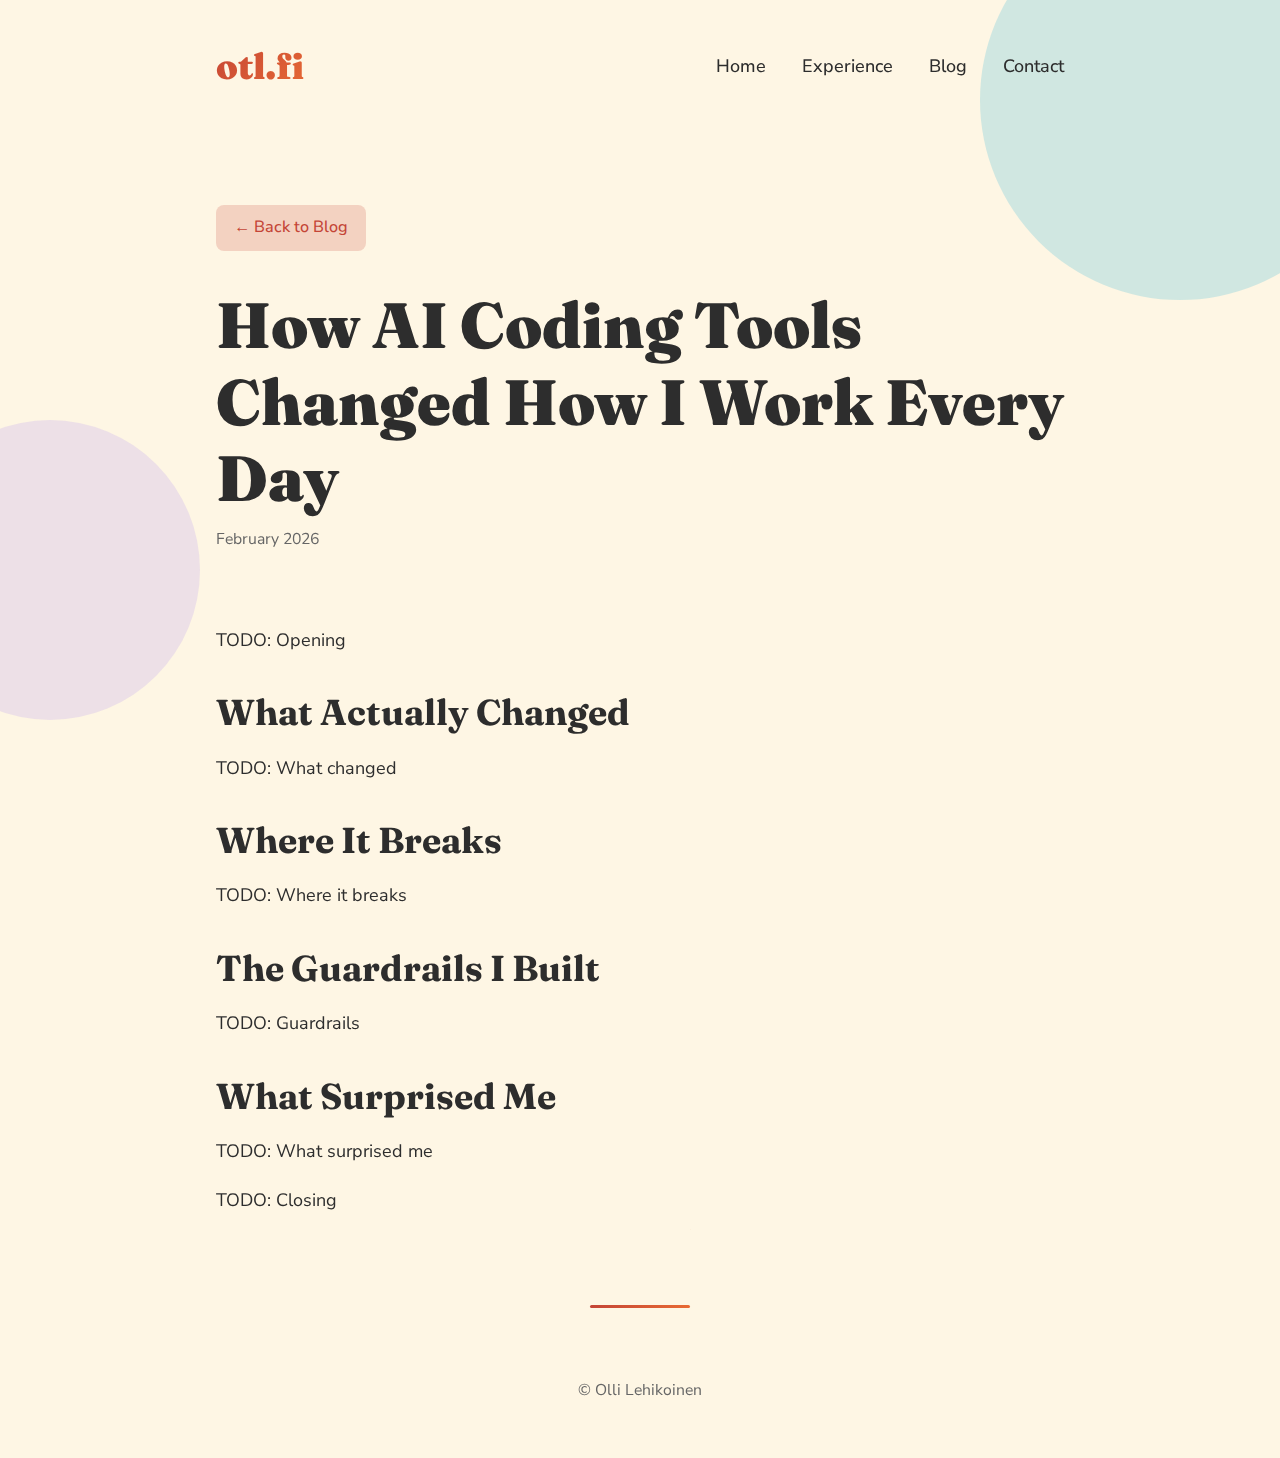
<file: blog/how-ai-coding-tools-changed-how-i-work.html>
<!DOCTYPE html>
<html lang="en">
<head>
  <meta charset="UTF-8">
  <meta name="viewport" content="width=device-width, initial-scale=1.0">
  <title>How AI Coding Tools Changed How I Work Every Day - Olli Lehikoinen</title>
  <meta name="description" content="What I've learned from using AI coding tools as my daily workflow for over a year. What works, what breaks, and what surprised me.">
  <meta property="og:title" content="How AI Coding Tools Changed How I Work Every Day">
  <meta property="og:description" content="What I've learned from using AI coding tools as my daily workflow for over a year. What works, what breaks, and what surprised me.">
  <meta property="og:type" content="article">
  <meta property="og:url" content="https://otl.fi/blog/how-ai-coding-tools-changed-how-i-work.html">
  <meta property="og:site_name" content="Olli Lehikoinen">
  <meta property="og:image" content="https://otl.fi/assets/og-image.png">
  <meta name="twitter:card" content="summary_large_image">
  <meta name="twitter:title" content="How AI Coding Tools Changed How I Work Every Day">
  <meta name="twitter:description" content="What I've learned from using AI coding tools as my daily workflow for over a year. What works, what breaks, and what surprised me.">
  <meta name="twitter:image" content="https://otl.fi/assets/og-image.png">
  <link rel="icon" type="image/x-icon" href="/favicon.ico">
  <link rel="icon" type="image/png" sizes="32x32" href="/assets/favicon-32.png">
  <link rel="icon" type="image/png" sizes="16x16" href="/assets/favicon-16.png">
  <link rel="apple-touch-icon" sizes="180x180" href="/apple-touch-icon.png">
  <link rel="preconnect" href="https://fonts.googleapis.com">
  <link rel="preconnect" href="https://fonts.gstatic.com" crossorigin>
  <link href="https://fonts.googleapis.com/css2?family=Caveat:wght@400;700&family=Fraunces:opsz,wght@9..144,400;9..144,700;9..144,900&family=Nunito+Sans:wght@400;500;600;700&display=swap" rel="stylesheet">
  <link rel="stylesheet" href="/css/style.css">
  <script src="/js/includes.js"></script>
</head>
<body>
  <div data-include="/includes/header.html"></div>

  <main>
    <article class="blog-post">
      <div class="container">
        <a href="/blog/" class="back-link">&larr; Back to Blog</a>
        <h1>How AI Coding Tools Changed How I Work Every Day</h1>
        <p class="blog-meta">February 2026</p>

        <div class="content">

          <!-- OPENING
               Set the scene. You've been using these tools daily for over a year.
               Not as an experiment — as your actual workflow.
               This isn't a review or a tutorial. It's what you've learned from real use.
          -->
          <p>TODO: Opening</p>

          <!-- WHAT CHANGED IN MY DAY
               The concrete before/after. Pick 2-3 specific examples from your real workflow:
               - Writing tests first, then letting the agent implement (your TDD pattern)
               - Exploring unfamiliar codebases — agent reads and summarizes faster than you can grep
               - The boring stuff: refactoring, renaming, moving files — agents are tireless at this
               - Anything else that genuinely shifted how you spend your time
          -->
          <h2>What Actually Changed</h2>
          <p>TODO: What changed</p>

          <!-- WHERE IT BREAKS
               This is where your credibility lives. Be specific about failures:
               - Agents looping without feedback (no tests, no type checker = guessing)
               - The implicit knowledge problem (agent doesn't know "we never touch that table directly")
               - When you trusted agent output without verifying — and it bit you
               - Any concrete story of something going wrong
          -->
          <h2>Where It Breaks</h2>
          <p>TODO: Where it breaks</p>

          <!-- THE GUARDRAILS I BUILT
               What you set up to make it reliable:
               - CLAUDE.md — writing down the rules that used to only live in your head
               - Pre-commit hooks that block broken code automatically
               - Why making the codebase "talk back" matters more than better prompts
               - The shift from trusting the agent to verifying mechanically
          -->
          <h2>The Guardrails I Built</h2>
          <p>TODO: Guardrails</p>

          <!-- WHAT SURPRISED ME
               The non-obvious takeaways:
               - Writing good instructions for an agent made you a clearer thinker/communicator
               - The bottleneck shifted from writing code to reviewing and directing
               - Not all models are the same — matching model to task matters
               - Anything else you didn't expect
          -->
          <h2>What Surprised Me</h2>
          <p>TODO: What surprised me</p>

          <!-- CLOSING
               Where this is heading. Not hype — it's already how you work.
               Tie it back to the bigger picture if you want.
          -->
          <p>TODO: Closing</p>

        </div>
      </div>
    </article>
  </main>

  <div data-include="/includes/footer.html"></div>
</body>
</html>
</file>
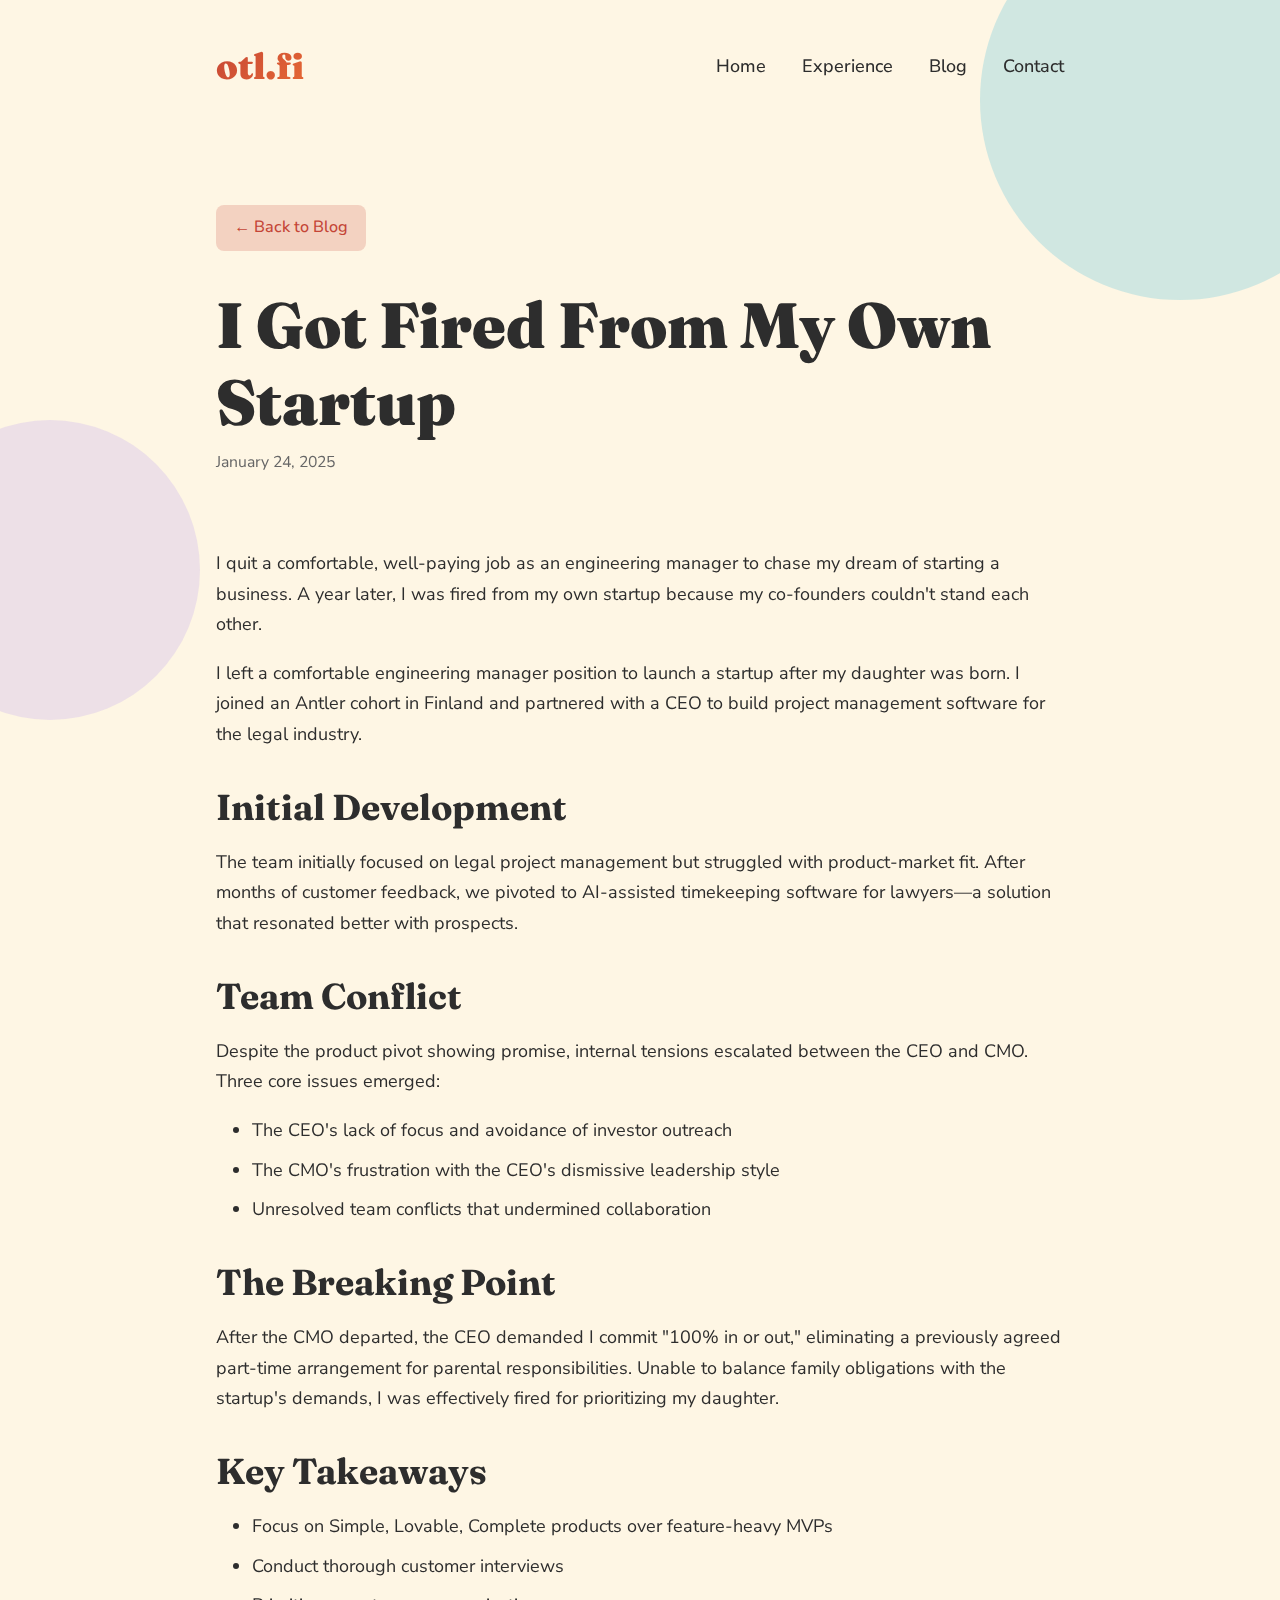
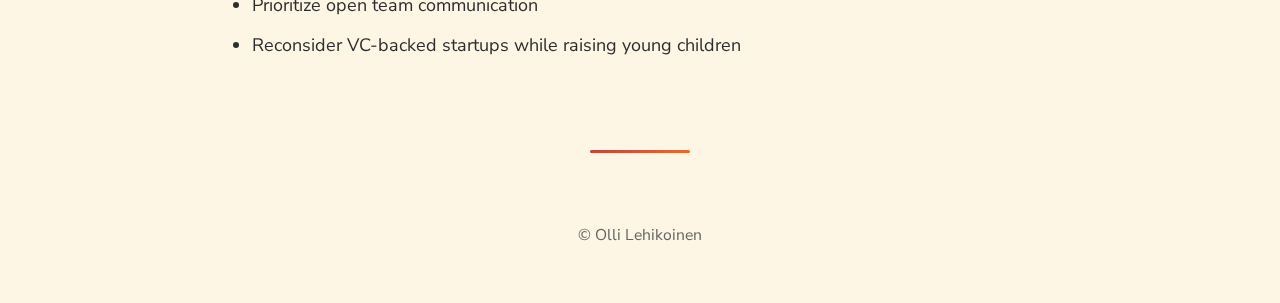
<file: blog/i-got-fired-from-my-own-startup.html>
<!DOCTYPE html>
<html lang="en">
<head>
  <meta charset="UTF-8">
  <meta name="viewport" content="width=device-width, initial-scale=1.0">
  <title>I Got Fired From My Own Startup - Olli Lehikoinen</title>
  <meta name="description" content="I quit a comfortable, well-paying job as an engineering manager to chase my dream of starting a business. A year later, I was fired from my own startup.">
  <meta property="og:title" content="I Got Fired From My Own Startup">
  <meta property="og:description" content="I quit a comfortable, well-paying job as an engineering manager to chase my dream of starting a business. A year later, I was fired from my own startup.">
  <meta property="og:type" content="article">
  <meta property="og:url" content="https://otl.fi/blog/i-got-fired-from-my-own-startup.html">
  <meta property="og:site_name" content="Olli Lehikoinen">
  <meta property="og:image" content="https://otl.fi/assets/og-image.png">
  <meta name="twitter:card" content="summary_large_image">
  <meta name="twitter:title" content="I Got Fired From My Own Startup">
  <meta name="twitter:description" content="I quit a comfortable, well-paying job as an engineering manager to chase my dream of starting a business. A year later, I was fired from my own startup.">
  <meta name="twitter:image" content="https://otl.fi/assets/og-image.png">
  <link rel="icon" type="image/x-icon" href="/favicon.ico">
  <link rel="icon" type="image/png" sizes="32x32" href="/assets/favicon-32.png">
  <link rel="icon" type="image/png" sizes="16x16" href="/assets/favicon-16.png">
  <link rel="apple-touch-icon" sizes="180x180" href="/apple-touch-icon.png">
  <link rel="preconnect" href="https://fonts.googleapis.com">
  <link rel="preconnect" href="https://fonts.gstatic.com" crossorigin>
  <link href="https://fonts.googleapis.com/css2?family=Caveat:wght@400;700&family=Fraunces:opsz,wght@9..144,400;9..144,700;9..144,900&family=Nunito+Sans:wght@400;500;600;700&display=swap" rel="stylesheet">
  <link rel="stylesheet" href="/css/style.css">
  <script src="/js/includes.js"></script>
</head>
<body>
  <div data-include="/includes/header.html"></div>

  <main>
    <article class="blog-post">
      <div class="container">
        <a href="/blog/" class="back-link">← Back to Blog</a>
        <h1>I Got Fired From My Own Startup</h1>
        <p class="blog-meta">January 24, 2025</p>

        <div class="content">
          <p>I quit a comfortable, well-paying job as an engineering manager to chase my dream of starting a business. A year later, I was fired from my own startup because my co-founders couldn't stand each other.</p>

          <p>I left a comfortable engineering manager position to launch a startup after my daughter was born. I joined an Antler cohort in Finland and partnered with a CEO to build project management software for the legal industry.</p>

          <h2>Initial Development</h2>
          <p>The team initially focused on legal project management but struggled with product-market fit. After months of customer feedback, we pivoted to AI-assisted timekeeping software for lawyers—a solution that resonated better with prospects.</p>

          <h2>Team Conflict</h2>
          <p>Despite the product pivot showing promise, internal tensions escalated between the CEO and CMO. Three core issues emerged:</p>
          <ul>
            <li>The CEO's lack of focus and avoidance of investor outreach</li>
            <li>The CMO's frustration with the CEO's dismissive leadership style</li>
            <li>Unresolved team conflicts that undermined collaboration</li>
          </ul>

          <h2>The Breaking Point</h2>
          <p>After the CMO departed, the CEO demanded I commit "100% in or out," eliminating a previously agreed part-time arrangement for parental responsibilities. Unable to balance family obligations with the startup's demands, I was effectively fired for prioritizing my daughter.</p>

          <h2>Key Takeaways</h2>
          <ul>
            <li>Focus on Simple, Lovable, Complete products over feature-heavy MVPs</li>
            <li>Conduct thorough customer interviews</li>
            <li>Prioritize open team communication</li>
            <li>Reconsider VC-backed startups while raising young children</li>
          </ul>
        </div>
      </div>
    </article>
  </main>

  <div data-include="/includes/footer.html"></div>
</body>
</html>
</file>
<file: css/style.css>
/* Reset and base styles */
*, *::before, *::after {
  box-sizing: border-box;
  margin: 0;
  padding: 0;
}

:root {
  /* Primary - Wine red/burnt orange */
  --color-primary: #c44536;
  --color-accent: #e86a33;
  --color-primary-hover: #a33327;

  /* Supporting pastels */
  --color-bg: #fef6e4;
  --color-mint: #8bd3dd;
  --color-peach: #f3d2c1;
  --color-lavender: #d4c1ec;

  /* Text */
  --color-text: #2d2d2d;
  --color-text-muted: #666666;

  /* Layout */
  --max-width: 920px;
  --spacing-xs: 0.5rem;
  --spacing-sm: 1rem;
  --spacing-md: 2rem;
  --spacing-lg: 4rem;
  --spacing-xl: 6rem;

  /* Fonts */
  --font-heading: 'Fraunces', serif;
  --font-accent: 'Caveat', cursive;
  --font-body: 'Nunito Sans', sans-serif;

  /* Shadows */
  --shadow-soft: 0 4px 20px rgba(196, 69, 54, 0.1);
  --shadow-hover: 0 8px 30px rgba(196, 69, 54, 0.15);

  /* Border radius */
  --radius-sm: 8px;
  --radius-md: 16px;
  --radius-lg: 24px;
  --radius-pill: 20px;
}

html {
  font-size: 18px;
  scroll-behavior: smooth;
}

body {
  font-family: var(--font-body);
  color: var(--color-text);
  background: var(--color-bg);
  line-height: 1.7;
  -webkit-font-smoothing: antialiased;
  overflow-x: hidden;
  position: relative;
}

/* Decorative background shapes */
body::before,
body::after {
  content: '';
  position: fixed;
  border-radius: 50%;
  z-index: -1;
  opacity: 0.4;
}

body::before {
  width: 400px;
  height: 400px;
  background: var(--color-mint);
  top: -100px;
  right: -100px;
  animation: float 8s ease-in-out infinite;
}

body::after {
  width: 300px;
  height: 300px;
  background: var(--color-lavender);
  bottom: 20%;
  left: -100px;
  animation: float 10s ease-in-out infinite reverse;
}

@keyframes float {
  0%, 100% { transform: translateY(0) rotate(0deg); }
  50% { transform: translateY(-30px) rotate(5deg); }
}

@keyframes fadeInUp {
  from {
    opacity: 0;
    transform: translateY(30px);
  }
  to {
    opacity: 1;
    transform: translateY(0);
  }
}

@keyframes wave {
  0%, 100% { transform: rotate(0deg); }
  25% { transform: rotate(20deg); }
  75% { transform: rotate(-10deg); }
}

/* Typography */
h1, h2, h3 {
  font-family: var(--font-heading);
  line-height: 1.2;
  font-weight: 700;
}

h1 {
  font-size: clamp(2.5rem, 5vw, 4rem);
  font-weight: 900;
  margin-bottom: var(--spacing-sm);
}

h2 {
  font-size: clamp(1.5rem, 3vw, 2rem);
  margin-bottom: var(--spacing-sm);
}

h3 {
  font-size: 1.25rem;
  margin-bottom: var(--spacing-xs);
}

p {
  margin-bottom: var(--spacing-sm);
}

/* Links with animated underline */
a {
  color: var(--color-primary);
  text-decoration: none;
  position: relative;
  transition: color 0.3s ease;
}

a:hover {
  color: var(--color-primary-hover);
}

/* Animated underline for inline links */
.content a,
.about a,
.blog-item h3 a,
nav a {
  position: relative;
}

.content a::after,
.about a::after,
.blog-item h3 a::after {
  content: '';
  position: absolute;
  bottom: -2px;
  left: 0;
  width: 0;
  height: 2px;
  background: linear-gradient(90deg, var(--color-primary), var(--color-accent));
  transition: width 0.3s ease;
}

.content a:hover::after,
.about a:hover::after,
.blog-item h3 a:hover::after {
  width: 100%;
}

/* Layout */
.container {
  max-width: var(--max-width);
  margin: 0 auto;
  padding: 0 var(--spacing-md);
}

/* Header */
header {
  padding: var(--spacing-md) 0;
  background: transparent;
  position: relative;
  z-index: 100;
}

header .container {
  display: flex;
  justify-content: space-between;
  align-items: center;
}

.logo {
  display: flex;
  align-items: center;
  font-family: var(--font-heading);
  font-size: 2rem;
  font-weight: 900;
  background: linear-gradient(135deg, var(--color-primary) 0%, var(--color-accent) 100%);
  -webkit-background-clip: text;
  -webkit-text-fill-color: transparent;
  background-clip: text;
  transition: transform 0.3s ease;
}

.logo:hover {
  transform: scale(1.05) rotate(-2deg);
}

nav {
  display: flex;
  gap: var(--spacing-md);
}

nav a {
  color: var(--color-text);
  font-size: 1rem;
  font-weight: 500;
  padding: 0.5rem 0;
  position: relative;
}

nav a::after {
  content: '';
  position: absolute;
  bottom: 0;
  left: 0;
  width: 0;
  height: 3px;
  background: linear-gradient(90deg, var(--color-primary), var(--color-accent));
  border-radius: 2px;
  transition: width 0.3s ease;
}

nav a:hover {
  color: var(--color-primary);
}

nav a:hover::after {
  width: 100%;
}

/* Hero section */
.hero {
  padding: var(--spacing-xl) 0;
  position: relative;
  animation: fadeInUp 0.8s ease-out;
}

.hero .container {
  position: relative;
}

.hero::before {
  content: '';
  position: absolute;
  width: 200px;
  height: 200px;
  background: var(--color-peach);
  border-radius: 50%;
  right: 5%;
  top: 50%;
  transform: translateY(-50%);
  z-index: -1;
  opacity: 0.6;
}

.hero h1 {
  max-width: 800px;
  background: linear-gradient(135deg, var(--color-primary) 0%, var(--color-accent) 100%);
  -webkit-background-clip: text;
  -webkit-text-fill-color: transparent;
  background-clip: text;
}

.hero .greeting {
  font-family: var(--font-accent);
  font-size: 2rem;
  color: var(--color-accent);
  margin-bottom: var(--spacing-xs);
  display: block;
}

.hero .wave {
  display: inline-block;
  animation: wave 1s ease-in-out infinite;
  transform-origin: 70% 70%;
  cursor: default;
}

.hero .subtitle {
  font-size: 1.2rem;
  color: var(--color-text-muted);
  max-width: 700px;
  line-height: 1.8;
}

.experience-heading {
  display: flex;
  justify-content: space-between;
  align-items: baseline;
}

.cv-download-btn {
  display: inline-flex;
  align-items: center;
  gap: 0.35rem;
  padding: 0.4rem 0.9rem;
  background: transparent;
  color: var(--color-primary);
  border: 2px solid var(--color-primary);
  border-radius: var(--radius-sm);
  font-family: var(--font-body);
  font-weight: 600;
  font-size: 0.8rem;
  cursor: pointer;
  transition: all 0.3s ease;
}

.cv-download-btn:hover {
  background: linear-gradient(135deg, var(--color-primary), var(--color-accent));
  color: white;
  border-color: transparent;
  transform: translateY(-2px);
  box-shadow: 0 6px 20px rgba(196, 69, 54, 0.25);
}

/* Sections */
section {
  padding: var(--spacing-lg) 0;
  animation: fadeInUp 0.6s ease-out;
  animation-fill-mode: both;
}

section:nth-child(2) { animation-delay: 0.1s; }
section:nth-child(3) { animation-delay: 0.2s; }
section:nth-child(4) { animation-delay: 0.3s; }
section:nth-child(5) { animation-delay: 0.4s; }
section:nth-child(6) { animation-delay: 0.5s; }

.section-title {
  font-family: var(--font-heading);
  font-size: 0.875rem;
  text-transform: uppercase;
  letter-spacing: 0.15em;
  color: var(--color-primary);
  margin-bottom: var(--spacing-md);
  font-weight: 700;
  position: relative;
  display: inline-block;
}

.section-title::after {
  content: '';
  position: absolute;
  bottom: -4px;
  left: 0;
  width: 40px;
  height: 3px;
  background: linear-gradient(90deg, var(--color-primary), var(--color-accent));
  border-radius: 2px;
}

/* About */
.about p {
  font-size: 1.15rem;
}

.about .container {
  position: relative;
}

/* Testimonials */
.testimonials {
  display: grid;
  gap: var(--spacing-md);
}

@media (min-width: 640px) {
  .testimonials {
    grid-template-columns: repeat(2, 1fr);
  }

  .testimonial:last-child:nth-child(odd) {
    grid-column: 1 / -1;
    max-width: 50%;
    margin: 0 auto;
  }
}

.testimonial {
  padding: var(--spacing-md);
  background: white;
  border-radius: var(--radius-md);
  box-shadow: var(--shadow-soft);
  position: relative;
  transition: transform 0.3s ease, box-shadow 0.3s ease;
}

.testimonial:hover {
  transform: translateY(-4px) rotate(-1deg);
  box-shadow: var(--shadow-hover);
}

.testimonial::before {
  content: '"';
  font-family: var(--font-accent);
  font-size: 4rem;
  color: var(--color-peach);
  position: absolute;
  top: 10px;
  left: 20px;
  line-height: 1;
}

.testimonial blockquote {
  font-style: italic;
  margin-bottom: var(--spacing-sm);
  padding-top: var(--spacing-md);
  position: relative;
  z-index: 1;
}

.testimonial cite {
  font-size: 0.875rem;
  color: var(--color-primary);
  font-style: normal;
  font-weight: 600;
}

.linkedin-link {
  color: var(--color-primary);
  opacity: 0.4;
  transition: opacity 0.2s ease;
  vertical-align: middle;
  margin-left: 0.25rem;
  display: inline-block;
}

.linkedin-link:hover {
  opacity: 1;
}

/* Blog list */
.blog-list {
  display: flex;
  flex-direction: column;
  gap: var(--spacing-md);
}

.blog-item {
  padding: var(--spacing-md);
  background: white;
  border-radius: var(--radius-md);
  box-shadow: var(--shadow-soft);
  border-left: 4px solid transparent;
  transition: transform 0.3s ease, box-shadow 0.3s ease, border-left-color 0.3s ease;
}

.blog-item:hover {
  transform: translateY(-3px) scale(1.01);
  box-shadow: var(--shadow-hover);
  border-left-color: var(--color-primary);
}

.blog-item h3 {
  margin-bottom: 0;
}

.blog-item h3 a {
  color: var(--color-text);
  font-family: var(--font-heading);
}

.blog-item h3 a:hover {
  color: var(--color-primary);
}

.blog-meta {
  font-size: 0.875rem;
  color: var(--color-text-muted);
  margin-bottom: var(--spacing-xs);
}

.blog-excerpt {
  color: var(--color-text-muted);
}

/* Blog post */
.blog-post {
  padding: var(--spacing-lg) 0;
}

.blog-post h1 {
  margin-bottom: var(--spacing-xs);
}

.blog-post .blog-meta {
  margin-bottom: var(--spacing-lg);
}

.blog-post .content h2 {
  margin-top: var(--spacing-md);
}

.blog-post .content p {
  margin-bottom: var(--spacing-sm);
}

.blog-post .content ul,
.blog-post .content ol {
  margin-bottom: var(--spacing-sm);
  padding-left: var(--spacing-md);
}

.blog-post .content li {
  margin-bottom: var(--spacing-xs);
}

.back-link {
  display: inline-flex;
  align-items: center;
  gap: 0.5rem;
  margin-bottom: var(--spacing-md);
  font-size: 0.9rem;
  font-weight: 500;
  padding: 0.5rem 1rem;
  background: var(--color-peach);
  border-radius: var(--radius-sm);
  transition: transform 0.3s ease, background 0.3s ease;
}

.back-link:hover {
  transform: translateX(-4px);
  background: var(--color-lavender);
}

/* Experience/CV - Timeline style */
.experience-list {
  display: flex;
  flex-direction: column;
  gap: var(--spacing-md);
  position: relative;
  padding-left: var(--spacing-md);
}

.experience-list::before {
  content: '';
  position: absolute;
  left: 0;
  top: 10px;
  bottom: 10px;
  width: 3px;
  background: linear-gradient(180deg, var(--color-primary), var(--color-accent), var(--color-mint));
  border-radius: 2px;
}

.experience-item {
  padding: var(--spacing-md);
  background: white;
  border-radius: var(--radius-md);
  box-shadow: var(--shadow-soft);
  position: relative;
  transition: transform 0.3s ease, box-shadow 0.3s ease;
}

.experience-item::before {
  content: '';
  position: absolute;
  left: calc(-1 * var(--spacing-md) - 4px);
  top: 24px;
  width: 12px;
  height: 12px;
  background: var(--color-primary-hover);
  border-radius: 50%;
  border: 3px solid var(--color-bg);
  box-shadow: 0 0 0 2px var(--color-primary-hover);
  transition: transform 0.3s ease, background 0.3s ease, box-shadow 0.3s ease;
}

.experience-item:hover {
  transform: translateX(8px);
  box-shadow: var(--shadow-hover);
}

.experience-item:hover::before {
  background: var(--color-accent);
  box-shadow: 0 0 0 2px var(--color-accent);
  transform: translateX(-8px) scale(1.3);
}

.experience-header {
  display: flex;
  justify-content: space-between;
  align-items: baseline;
  flex-wrap: wrap;
  gap: var(--spacing-xs);
}

.experience-header h3 {
  margin-bottom: 0;
  color: var(--color-text);
  font-family: var(--font-heading);
}

.experience-date {
  font-size: 0.875rem;
  color: white;
  background: linear-gradient(90deg, var(--color-primary), var(--color-accent));
  padding: 0.25rem 0.75rem;
  border-radius: var(--radius-pill);
  font-weight: 600;
  white-space: nowrap;
  text-shadow: 0 1px 2px rgba(0, 0, 0, 0.15);
}

.experience-company {
  color: var(--color-primary);
  font-weight: 600;
  margin-bottom: var(--spacing-xs);
}

.experience-item > p:last-of-type {
  color: var(--color-text-muted);
}

.experience-item ul {
  margin-top: var(--spacing-xs);
  padding-left: var(--spacing-md);
  color: var(--color-text-muted);
}

.experience-item li {
  margin-bottom: var(--spacing-xs);
  position: relative;
}

.experience-item li::marker {
  color: var(--color-accent);
}

/* Education */
.education-list {
  display: flex;
  flex-direction: column;
  gap: var(--spacing-md);
}

.education-item {
  padding: var(--spacing-md);
  background: white;
  border-radius: var(--radius-md);
  box-shadow: var(--shadow-soft);
  border-left: 4px solid var(--color-mint);
  transition: transform 0.3s ease, box-shadow 0.3s ease, border-left-color 0.3s ease;
}

.education-item:hover {
  transform: translateY(-4px);
  box-shadow: var(--shadow-hover);
  border-left-color: var(--color-accent);
}

.education-item h3 {
  margin-bottom: var(--spacing-xs);
  font-family: var(--font-heading);
}

.education-item .experience-company {
  margin-bottom: 0;
}

/* Contact */
#contact .container {
  background: white;
  padding: var(--spacing-lg);
  border-radius: var(--radius-lg);
  box-shadow: var(--shadow-soft);
  text-align: center;
  position: relative;
  overflow: hidden;
}

#contact .container::before {
  content: '';
  position: absolute;
  width: 150px;
  height: 150px;
  background: var(--color-peach);
  border-radius: 50%;
  top: -50px;
  right: -50px;
  opacity: 0.5;
}

#contact .container::after {
  content: '';
  position: absolute;
  width: 100px;
  height: 100px;
  background: var(--color-mint);
  border-radius: 50%;
  bottom: -30px;
  left: -30px;
  opacity: 0.5;
}

#contact .section-title {
  display: block;
  text-align: center;
}

#contact .section-title::after {
  left: 50%;
  transform: translateX(-50%);
}

.contact-info {
  font-size: 1.2rem;
  position: relative;
  z-index: 1;
}

.contact-info a {
  font-weight: 600;
  font-size: 1.4rem;
}

.social-links {
  display: flex;
  justify-content: center;
  gap: var(--spacing-md);
  margin-top: var(--spacing-md);
}

.social-links a {
  display: inline-flex;
  align-items: center;
  justify-content: center;
  padding: 0.75rem 1.5rem;
  background: linear-gradient(135deg, var(--color-primary), var(--color-accent));
  color: white;
  border-radius: var(--radius-sm);
  font-weight: 600;
  transition: transform 0.3s ease, box-shadow 0.3s ease;
}

.social-links a:hover {
  transform: translateY(-3px) scale(1.05);
  box-shadow: 0 10px 30px rgba(196, 69, 54, 0.3);
  color: white;
}

/* View all posts link */
.view-all-link {
  display: inline-flex;
  align-items: center;
  gap: 0.5rem;
  font-weight: 600;
  padding: 0.75rem 1.5rem;
  background: var(--color-peach);
  border-radius: var(--radius-sm);
  transition: transform 0.3s ease, background 0.3s ease;
}

.view-all-link:hover {
  transform: translateX(8px);
  background: var(--color-lavender);
}

.view-all-link::after {
  display: none;
}

/* Peeking character */
@keyframes wiggle {
  0%, 100% { rotate: 0deg; }
  25% { rotate: -3deg; }
  75% { rotate: 3deg; }
}

.peek-character {
  position: absolute;
  right: 0;
  bottom: -10px;
  width: 100px;
  height: auto;
  translate: 80% 0;
  transition: translate 0.4s cubic-bezier(0.34, 1.56, 0.64, 1);
  z-index: 10;
  cursor: pointer;
  transform-origin: bottom center;
}

#contact .container:hover .peek-character,
#contact .container.is-visible .peek-character {
  translate: 20% 0;
}

@media (max-width: 640px) {
  .peek-character {
    width: 80px;
  }
}

/* Footer */
footer {
  padding: var(--spacing-lg) 0 var(--spacing-md);
  text-align: center;
  color: var(--color-text-muted);
  font-size: 0.875rem;
  position: relative;
}

footer::before {
  content: '';
  position: absolute;
  top: 0;
  left: 50%;
  transform: translateX(-50%);
  width: 100px;
  height: 3px;
  background: linear-gradient(90deg, var(--color-primary), var(--color-accent));
  border-radius: 2px;
}

/* Responsive */
@media (max-width: 640px) {
  html {
    font-size: 16px;
  }

  h1 {
    font-size: 2rem;
  }

  .hero {
    padding: var(--spacing-lg) 0;
  }

  .hero::before {
    width: 120px;
    height: 120px;
    right: -40px;
    opacity: 0.4;
  }

  header .container {
    flex-direction: column;
    gap: var(--spacing-sm);
  }

  nav {
    gap: var(--spacing-sm);
  }

  .experience-list {
    padding-left: var(--spacing-sm);
  }

  .experience-item::before {
    left: calc(-1 * var(--spacing-sm) - 6px);
    width: 10px;
    height: 10px;
  }

  .testimonials {
    grid-template-columns: 1fr;
  }

  .social-links {
    flex-direction: column;
    align-items: center;
    gap: var(--spacing-sm);
  }

  body::before,
  body::after {
    opacity: 0.2;
  }
}

/* About section background image */
.about.has-bg-image {
  position: relative;
  overflow: hidden;
}

.about.has-bg-image::before {
  content: '';
  position: absolute;
  inset: 0;
  background: url('/assets/photos/alps-ducati-moon.jpg') center/cover no-repeat;
  opacity: 0.12;
  z-index: 0;
  pointer-events: none;
}

.about .container {
  position: relative;
  z-index: 1;
}

/* Beyond the Screen - Photo gallery */
.beyond-intro {
  font-family: var(--font-accent);
  font-size: 1.4rem;
  color: var(--color-text-muted);
  margin-bottom: var(--spacing-md);
}

.photo-grid {
  display: grid;
  grid-template-columns: repeat(3, 1fr);
  gap: var(--spacing-md);
}

.photo-card {
  position: relative;
  border-radius: var(--radius-md);
  overflow: hidden;
  box-shadow: var(--shadow-soft);
  background: white;
  transition: transform 0.3s ease, box-shadow 0.3s ease;
}

.photo-card:hover {
  transform: translateY(-6px) rotate(-1deg);
  box-shadow: var(--shadow-hover);
}

.photo-card img {
  display: block;
  width: 100%;
  height: 280px;
  object-fit: cover;
  object-position: center;
}

/* Show the Ducati at the bottom of the frame */
.photo-card:first-child img {
  object-position: center 70%;
}

/* Show palms and boulders for the portrait Seychelles shot */
.photo-card:nth-child(2) img {
  object-position: center 25%;
}

.photo-card figcaption {
  position: absolute;
  bottom: 0;
  left: 0;
  right: 0;
  padding: var(--spacing-sm);
  background: linear-gradient(transparent, rgba(0, 0, 0, 0.65));
  color: white;
  font-family: var(--font-accent);
  font-size: 1.15rem;
  font-weight: 700;
  transform: translateY(100%);
  transition: transform 0.3s ease;
}

.photo-card:hover figcaption {
  transform: translateY(0);
}

@media (max-width: 640px) {
  .photo-grid {
    grid-template-columns: 1fr;
    gap: var(--spacing-sm);
  }

  .photo-card img {
    height: 220px;
  }

  .photo-card figcaption {
    transform: translateY(0);
  }

  .beyond-intro {
    font-size: 1.2rem;
  }
}

/* Print styles for CV */
@media print {
  /* ===== Page setup ===== */
  /* Zero margins suppress browser-generated headers/footers (URL, date, page title).
     We simulate page margins with body padding instead. */
  @page {
    size: A4;
    margin: 0;
  }

  /* ===== Reset everything for a clean print canvas ===== */
  * {
    box-shadow: none !important;
    text-shadow: none !important;
    border-radius: 0 !important;
    animation: none !important;
    transition: none !important;
  }

  html {
    font-size: 9pt;
  }

  body {
    background: white !important;
    color: #1a1a1a;
    line-height: 1.3;
    margin: 0;
    padding: 8mm 14mm;
    -webkit-print-color-adjust: exact;
    print-color-adjust: exact;
  }

  /* Kill default paragraph margins inherited from base styles */
  p {
    margin-bottom: 0;
  }

  /* ===== Hide non-CV elements ===== */
  body::before,
  body::after,
  header,
  footer,
  .hero .greeting,
  .hero .wave,
  .hero::before,
  .peek-character,
  .cv-download-btn,
  .linkedin-link svg,
  .view-all-link,
  #contact .container::before,
  #contact .container::after,
  .social-links,
  .testimonial::before {
    display: none !important;
  }

  /* Hide sections not relevant to a printed CV */
  .about,
  .beyond-screen,
  section:has(.testimonials),
  section:has(.blog-list),
  section:has(.blog-list) + p,
  #contact {
    display: none !important;
  }

  /* ===== Print-only contact header ===== */
  /* Inject contact info below the name so it appears on the printed CV */
  .hero .subtitle::after {
    content: "olli@otl.fi  |  linkedin.com/in/olli-lehikoinen  |  otl.fi";
    display: block;
    margin-top: 4pt;
    font-size: 8pt;
    color: #555;
    letter-spacing: 0.02em;
  }

  /* ===== Layout ===== */
  .container {
    max-width: 100%;
    padding: 0;
  }

  /* ===== Hero / Name header ===== */
  .hero {
    padding: 0 0 2pt 0;
    margin-bottom: 0;
    border-bottom: 1.5pt solid #c44536;
  }

  .hero h1 {
    background: none !important;
    -webkit-background-clip: unset !important;
    background-clip: unset !important;
    -webkit-text-fill-color: #c44536 !important;
    color: #c44536;
    font-size: 18pt;
    margin-bottom: 1pt;
    line-height: 1.1;
  }

  .hero .subtitle {
    font-size: 8pt;
    color: #333;
    line-height: 1.35;
    max-width: 100%;
    margin-bottom: 0;
    padding-bottom: 3pt;
  }

  /* ===== Sections ===== */
  section {
    padding: 5pt 0 0 0;
    animation: none !important;
  }

  .section-title {
    font-size: 8pt;
    text-transform: uppercase;
    letter-spacing: 0.12em;
    color: #c44536;
    margin-bottom: 3pt;
    padding-bottom: 2pt;
    border-bottom: 0.75pt solid #ccc;
    display: block;
    font-weight: 700;
  }

  .section-title::after {
    display: none !important;
  }

  /* ===== Experience ===== */
  .experience-list {
    padding-left: 0;
    gap: 0;
  }

  .experience-list::before {
    display: none !important;
  }

  .experience-item {
    background: transparent;
    padding: 3pt 0;
    border-bottom: 0.5pt solid #d0d0d0;
    page-break-inside: avoid;
    break-inside: avoid;
  }

  .experience-item::before {
    display: none !important;
  }

  .experience-item:last-child {
    border-bottom: none;
  }

  .experience-item:hover {
    transform: none;
  }

  .experience-header {
    display: flex;
    justify-content: space-between;
    align-items: baseline;
    gap: 4pt;
    margin-bottom: 0;
  }

  .experience-header h3 {
    font-size: 9pt;
    font-weight: 700;
    color: #1a1a1a;
    margin-bottom: 0;
  }

  .experience-date {
    background: none !important;
    color: #555 !important;
    padding: 0 !important;
    font-size: 8pt;
    font-weight: 600;
    white-space: nowrap;
  }

  .experience-company {
    font-size: 8pt;
    color: #c44536;
    font-weight: 600;
    margin-bottom: 0;
  }

  .experience-item > p:last-of-type {
    font-size: 8pt;
    color: #444;
    margin-bottom: 0;
    line-height: 1.3;
  }

  .experience-item ul {
    margin-top: 1pt;
    padding-left: 14pt;
    color: #444;
  }

  .experience-item li {
    font-size: 7.5pt;
    margin-bottom: 0;
    line-height: 1.3;
  }

  .experience-item li::marker {
    color: #666;
  }

  /* ===== Education ===== */
  .education-list {
    gap: 0;
  }

  .education-item {
    background: transparent;
    border-left: none !important;
    padding: 2pt 0;
    page-break-inside: avoid;
    break-inside: avoid;
  }

  .education-item:hover {
    transform: none;
  }

  .education-item h3 {
    font-size: 9pt;
    font-weight: 700;
    margin-bottom: 0;
    color: #1a1a1a;
  }

  .education-item .experience-company {
    font-size: 8pt;
    color: #555;
    font-weight: 500;
    margin-bottom: 0;
  }

  /* ===== Page break control ===== */
  h2, h3, .section-title {
    page-break-after: avoid;
    break-after: avoid;
  }

  .experience-item,
  .education-item {
    page-break-inside: avoid;
    break-inside: avoid;
  }

  section {
    page-break-before: auto;
  }

  #education {
    page-break-inside: avoid;
    break-inside: avoid;
  }

  /* ===== Links ===== */
  a {
    color: inherit !important;
    text-decoration: none !important;
  }

  a::after {
    display: none !important;
  }

  /* ===== Branded footer for print ===== */
  main::after {
    content: "otl.fi";
    display: block;
    margin-top: 12pt;
    padding-top: 6pt;
    border-top: 1pt solid #e8e8e8;
    font-size: 7pt;
    color: #c44536;
    text-align: right;
    font-weight: 600;
    letter-spacing: 0.05em;
  }

  /* Experience heading layout in print */
  .experience-heading {
    display: block;
  }
}

/* Reduce motion for accessibility */
@media (prefers-reduced-motion: reduce) {
  *,
  *::before,
  *::after {
    animation-duration: 0.01ms !important;
    animation-iteration-count: 1 !important;
    transition-duration: 0.01ms !important;
  }

  html {
    scroll-behavior: auto;
  }
}
</file>
